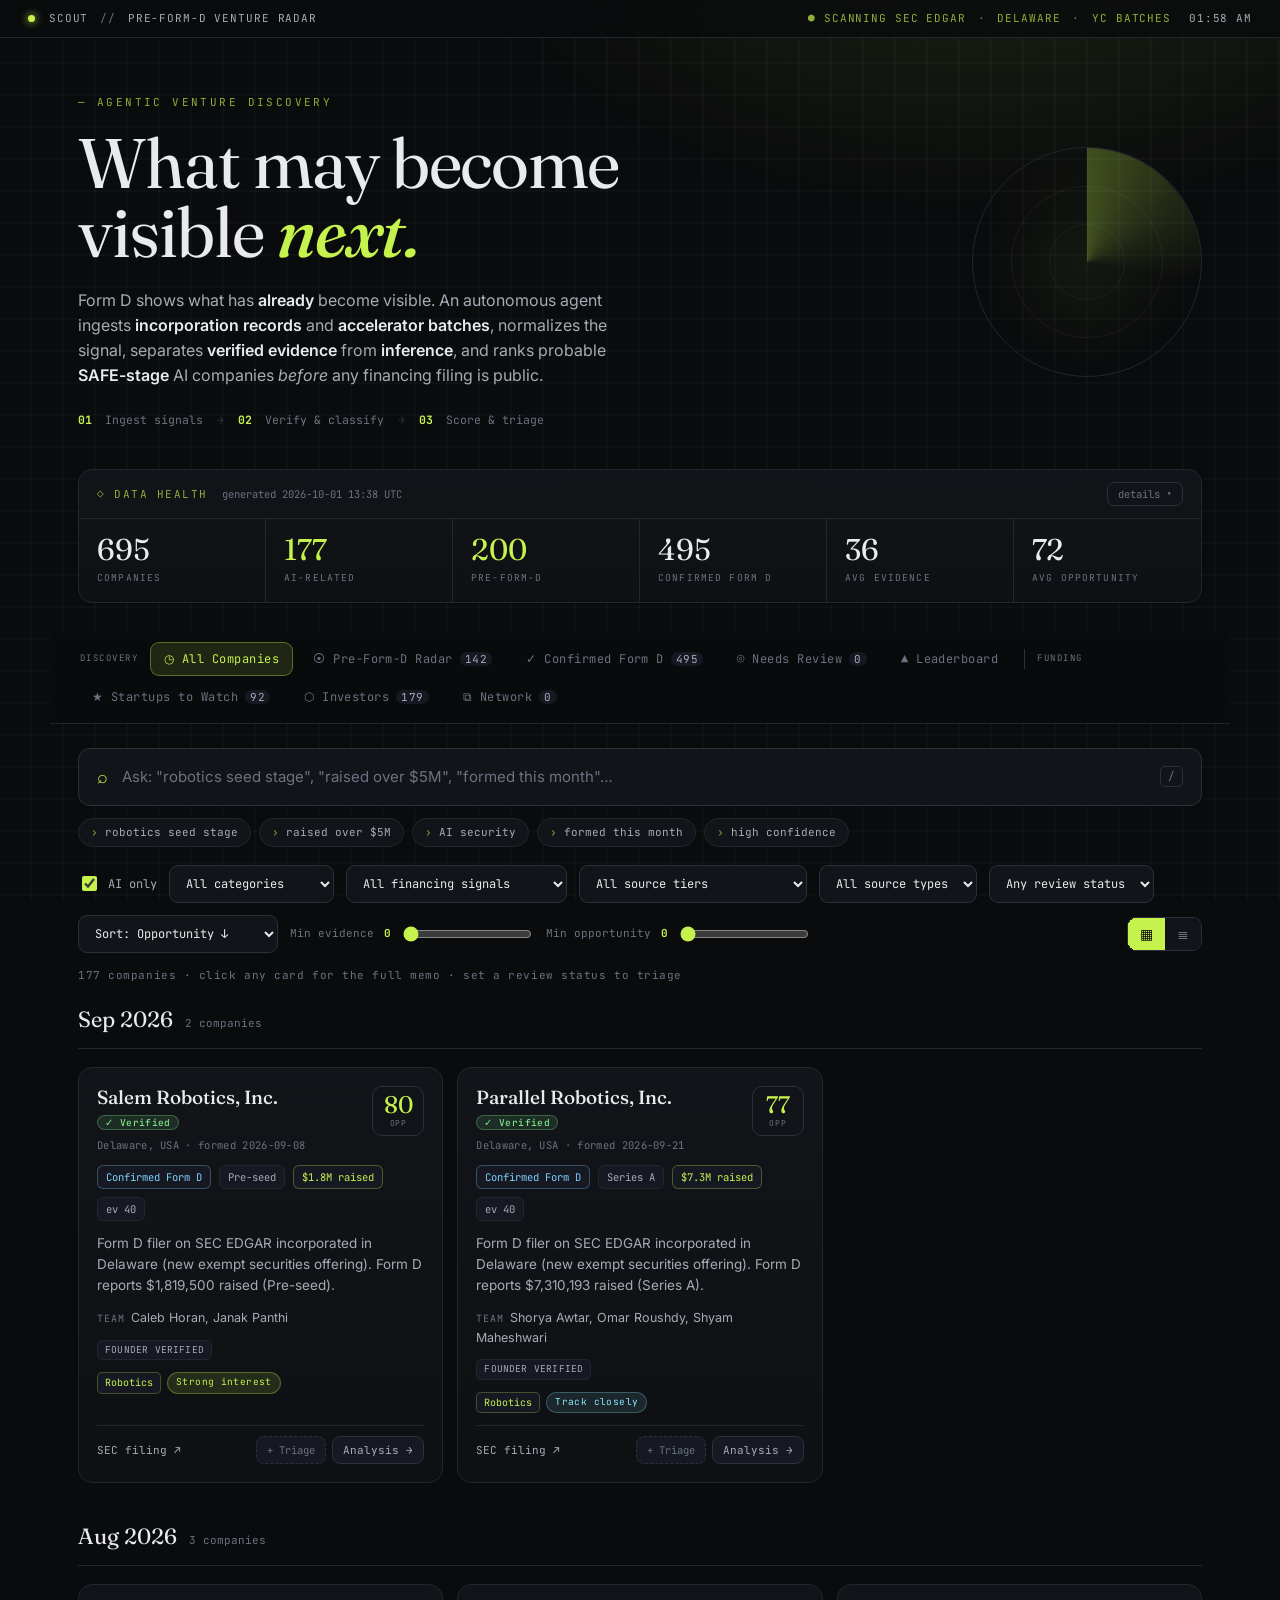
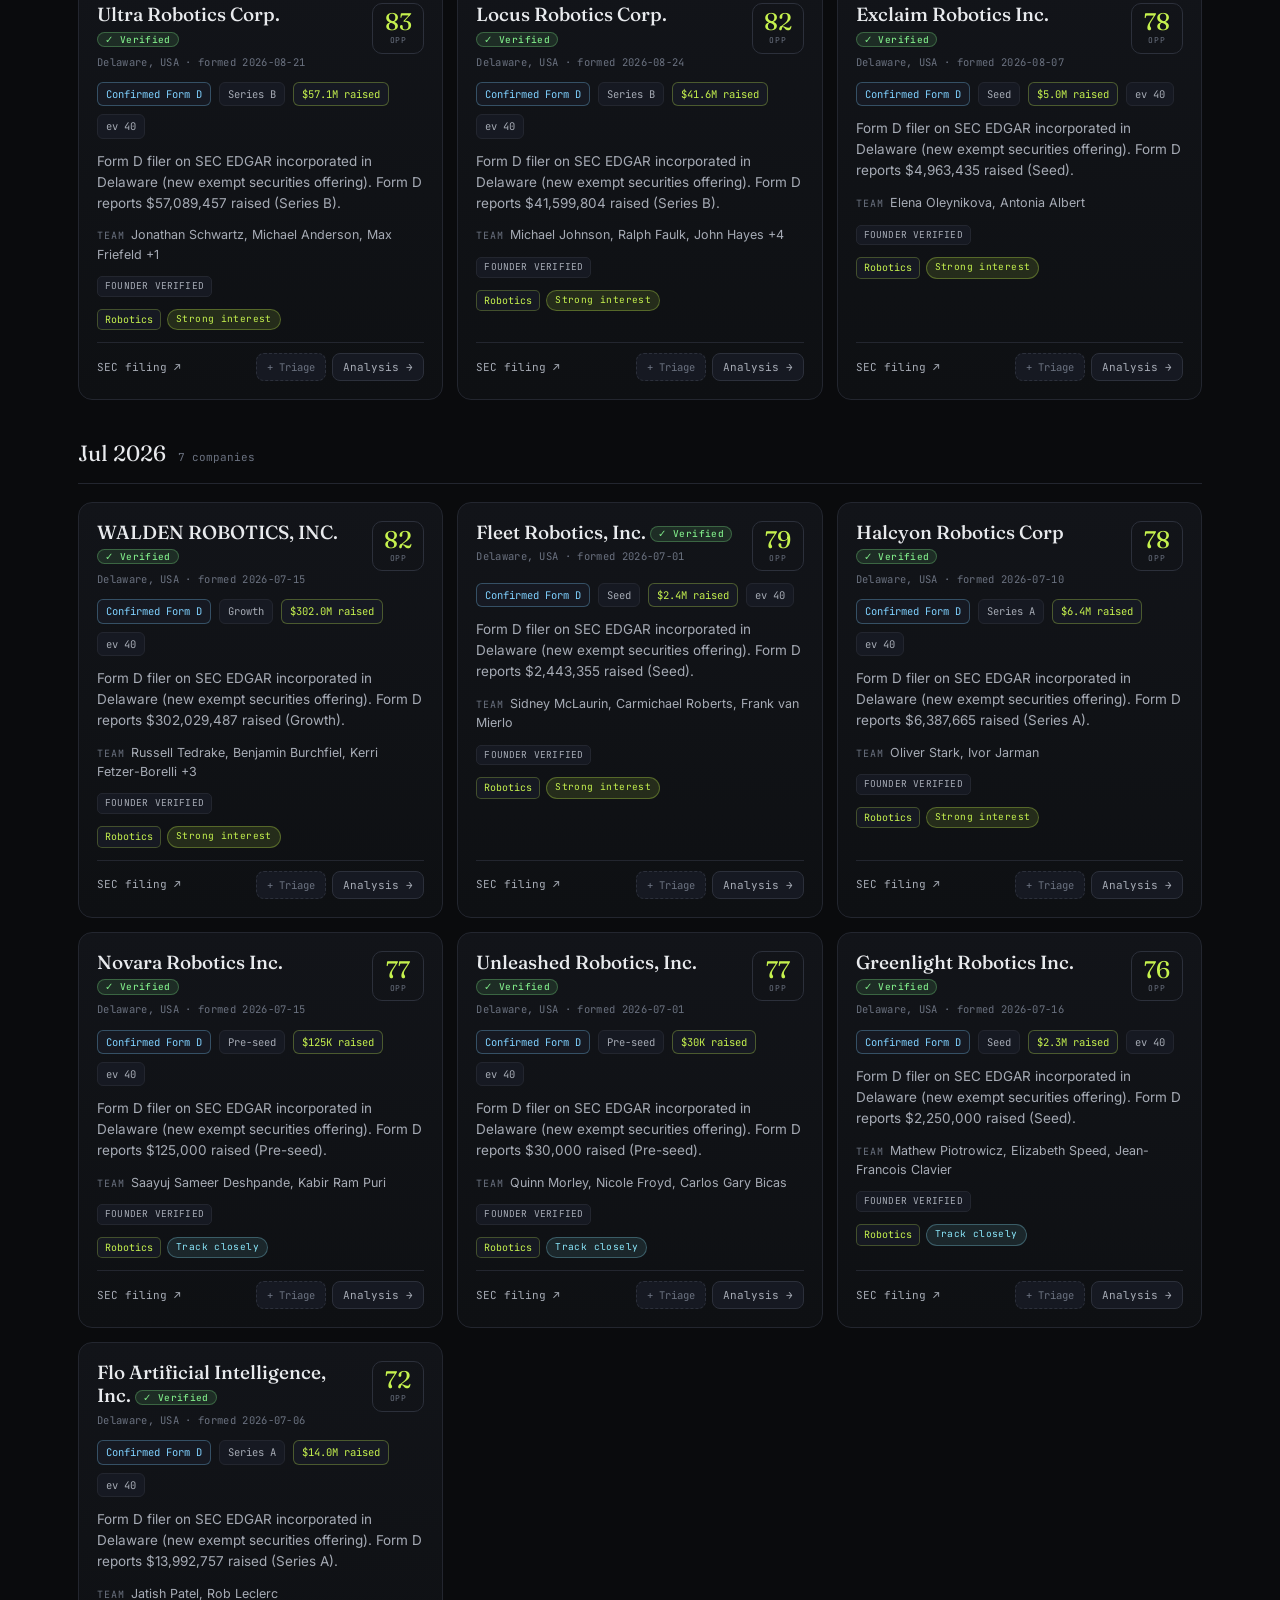
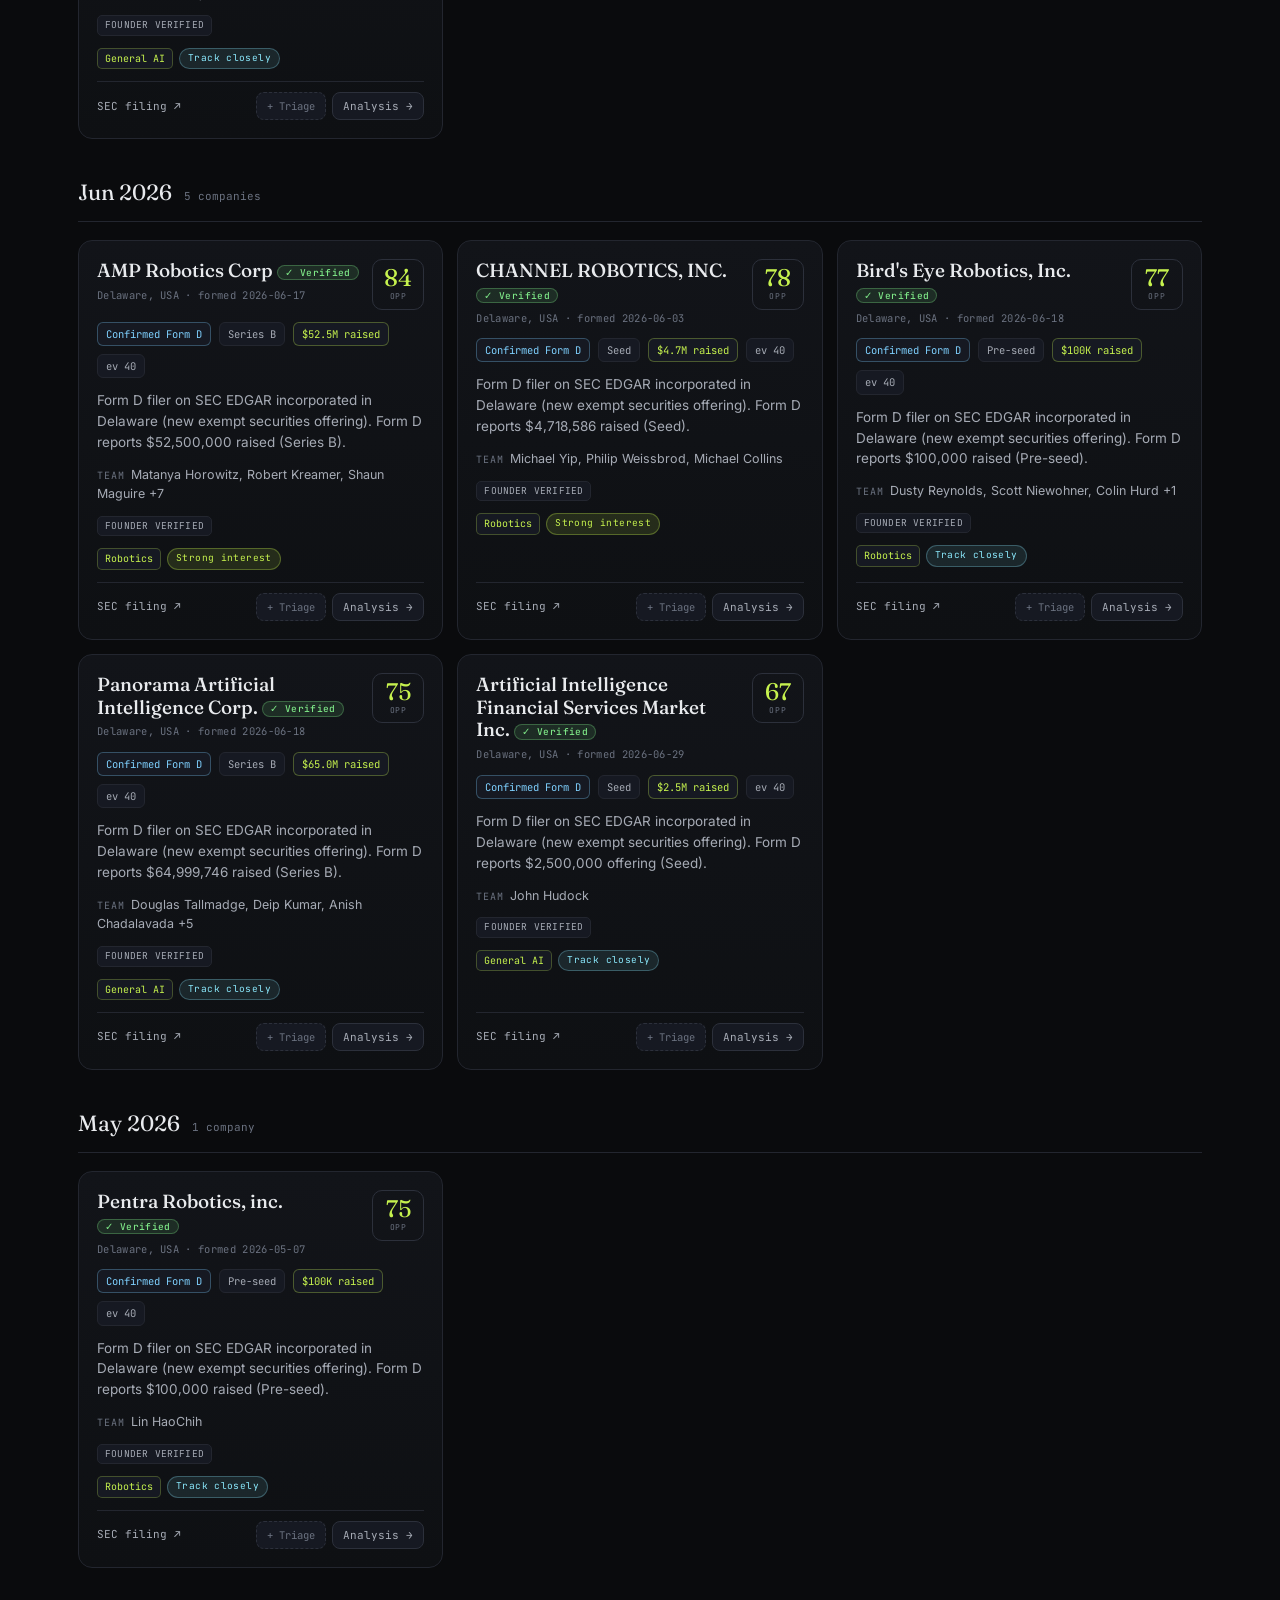
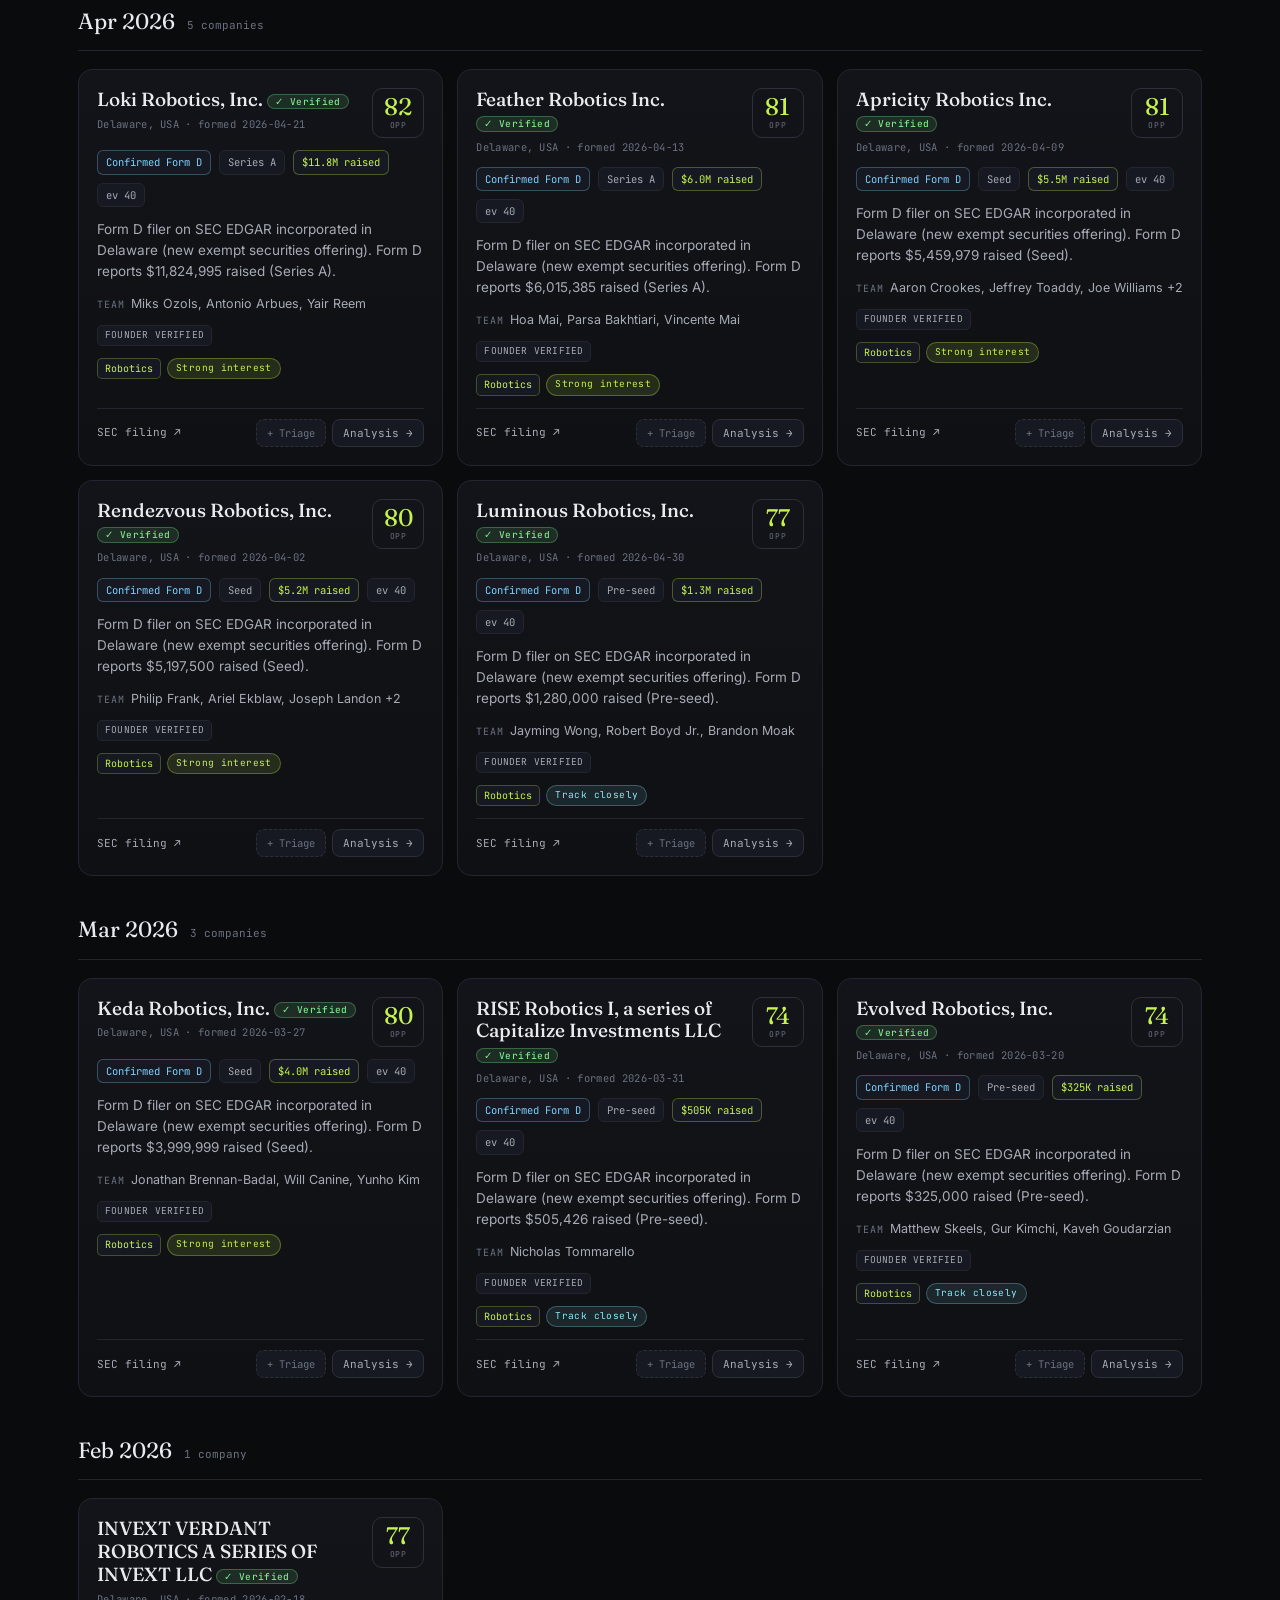
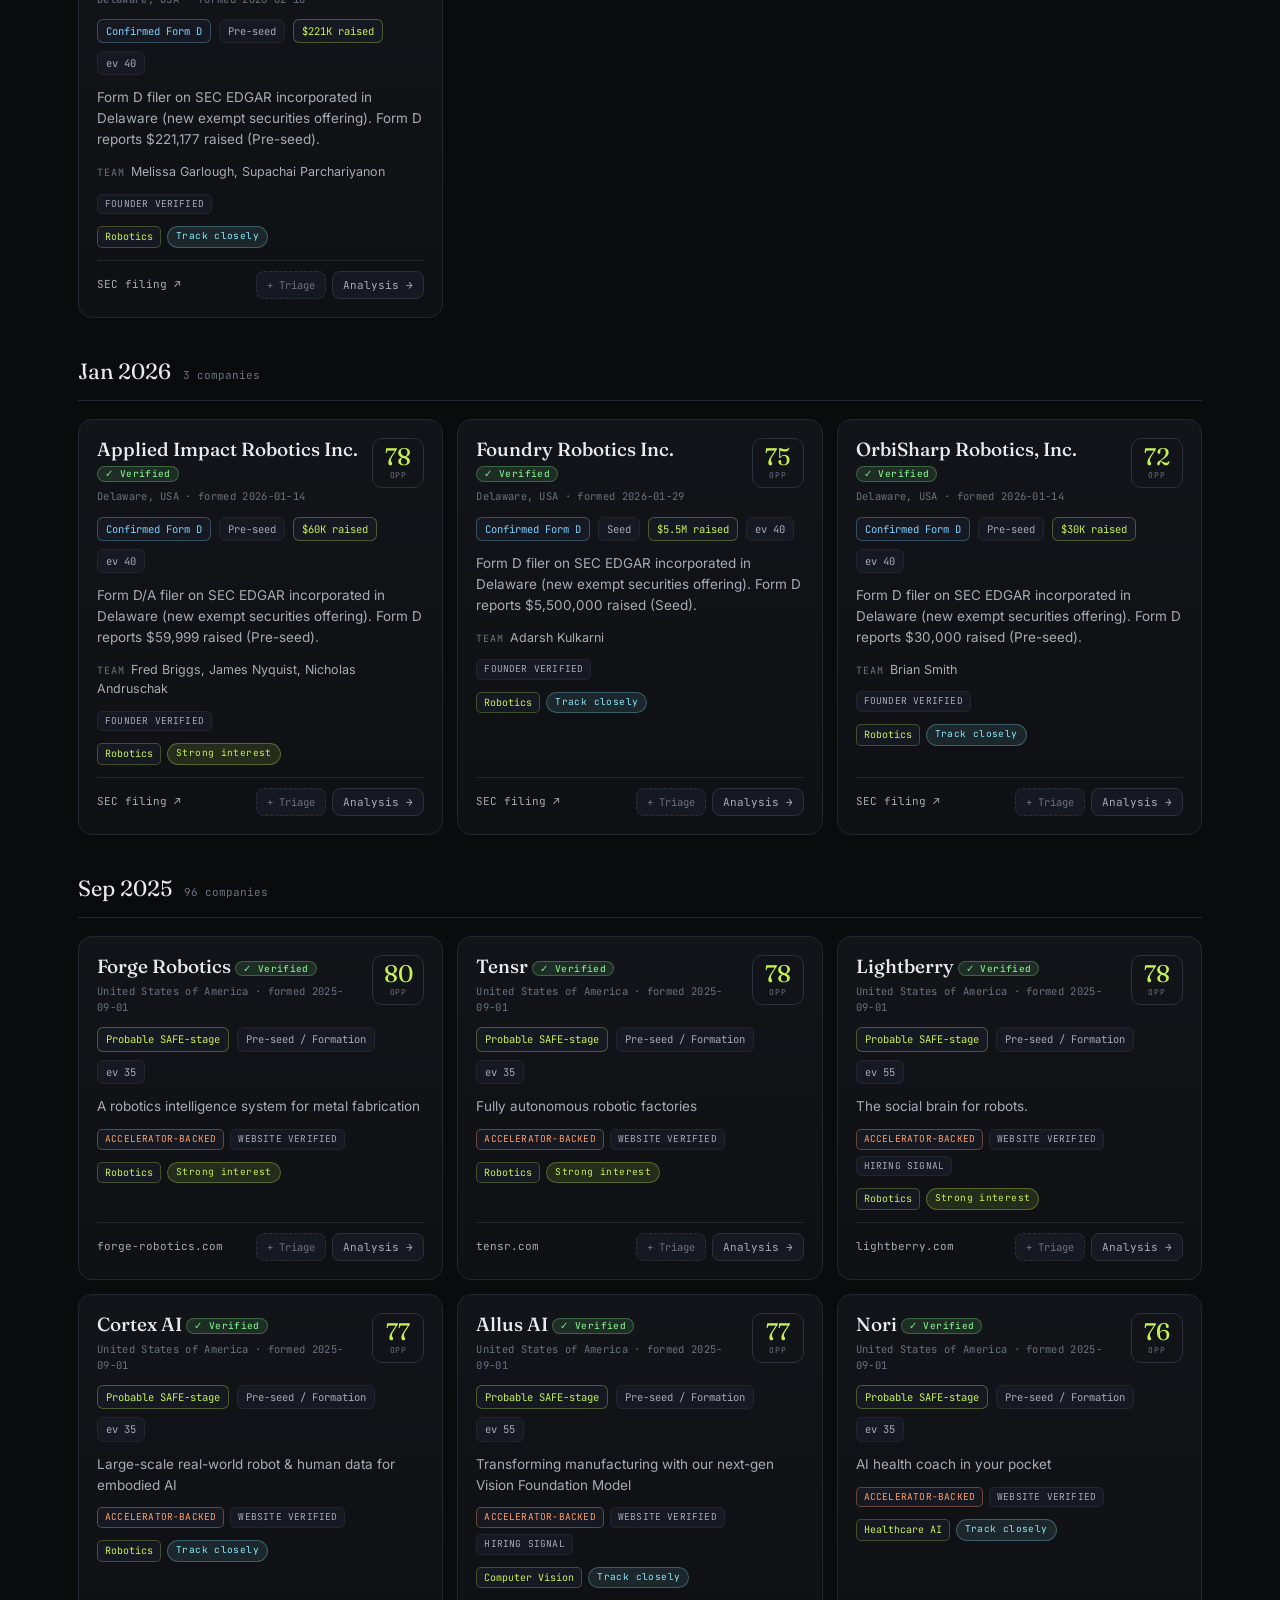
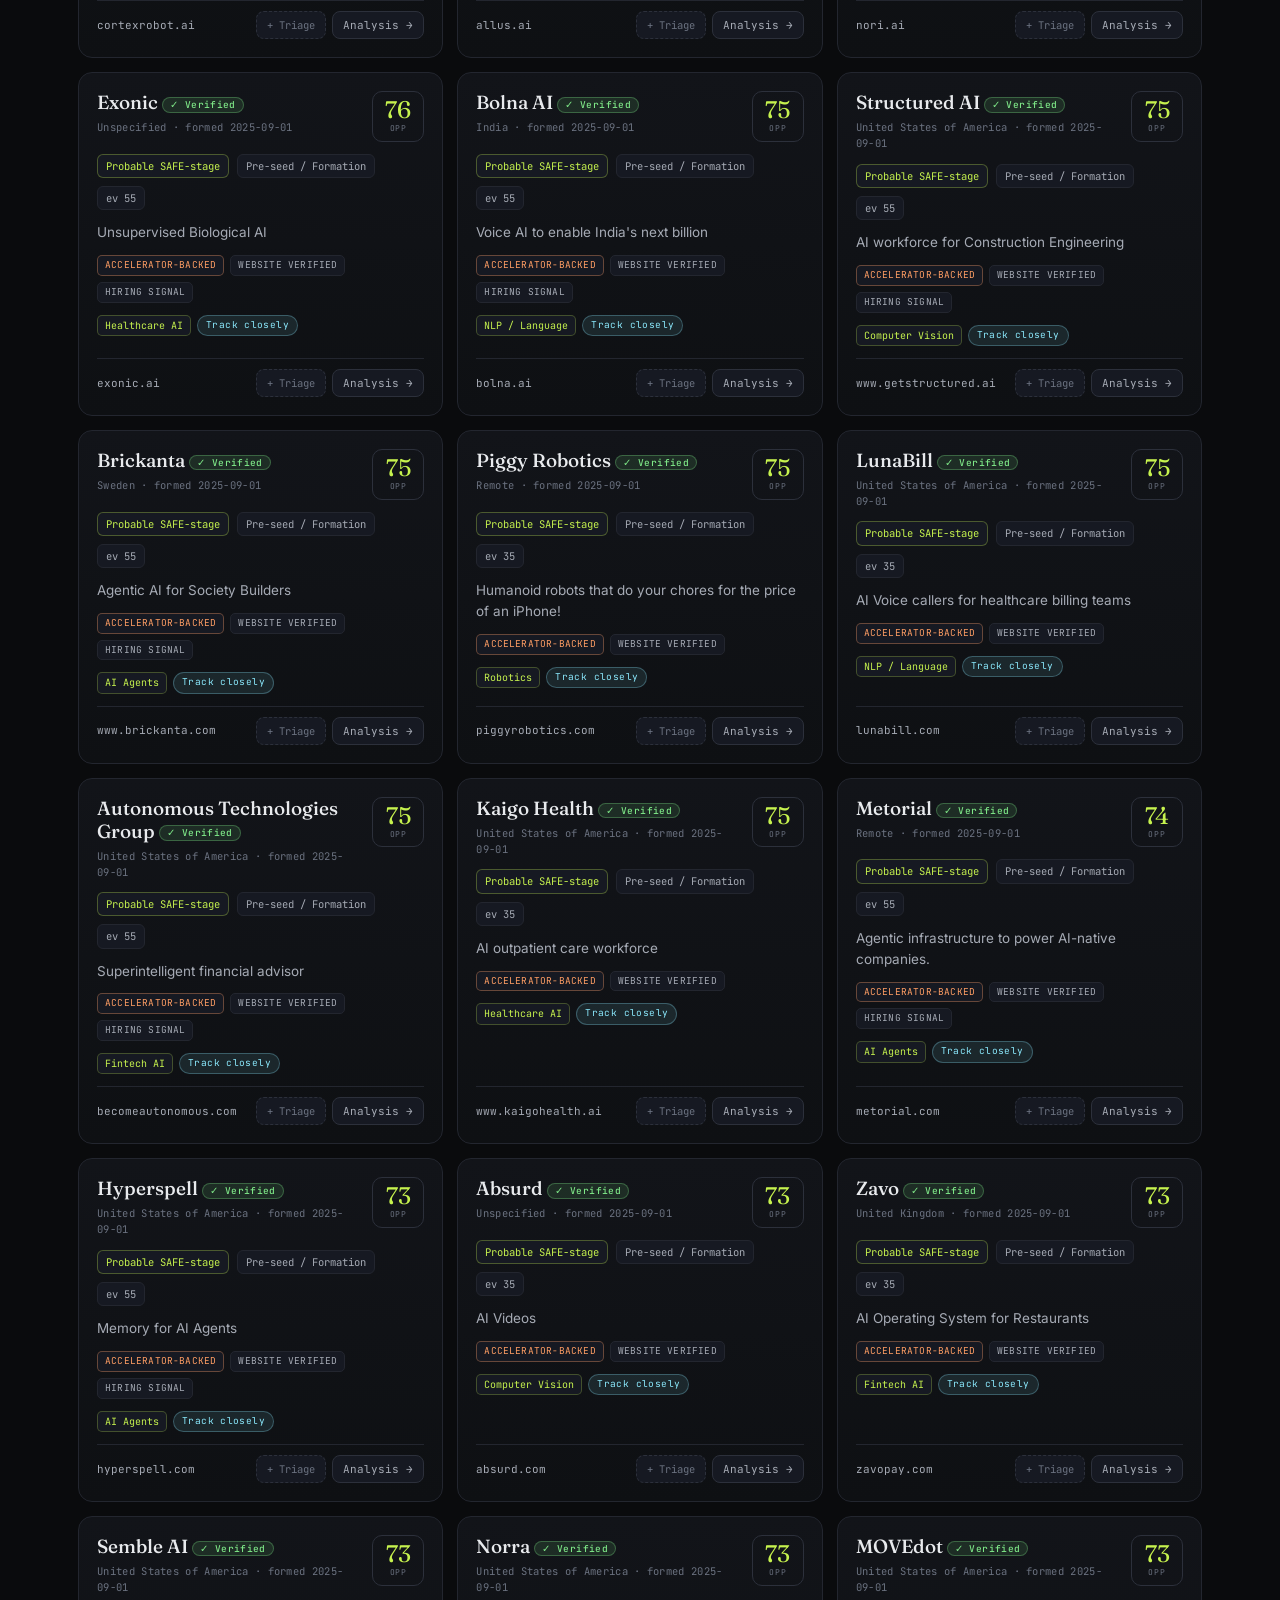
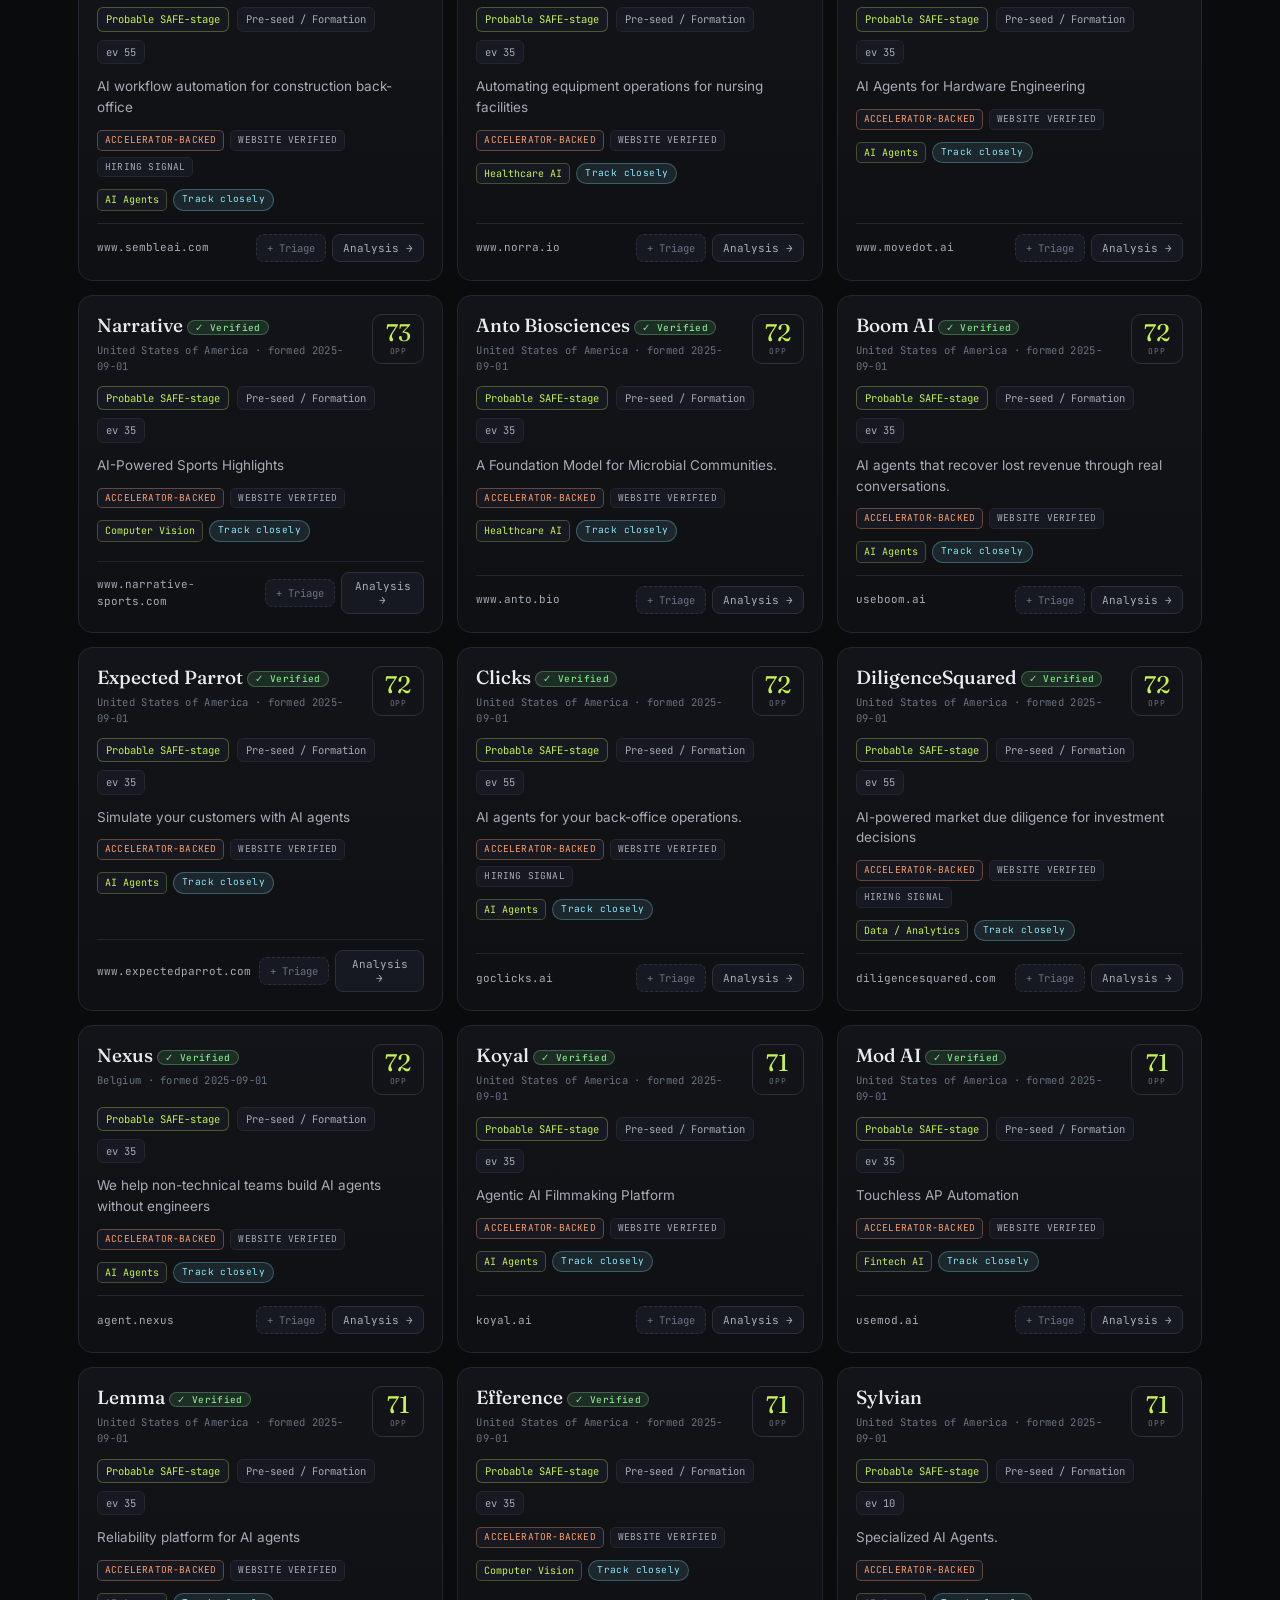
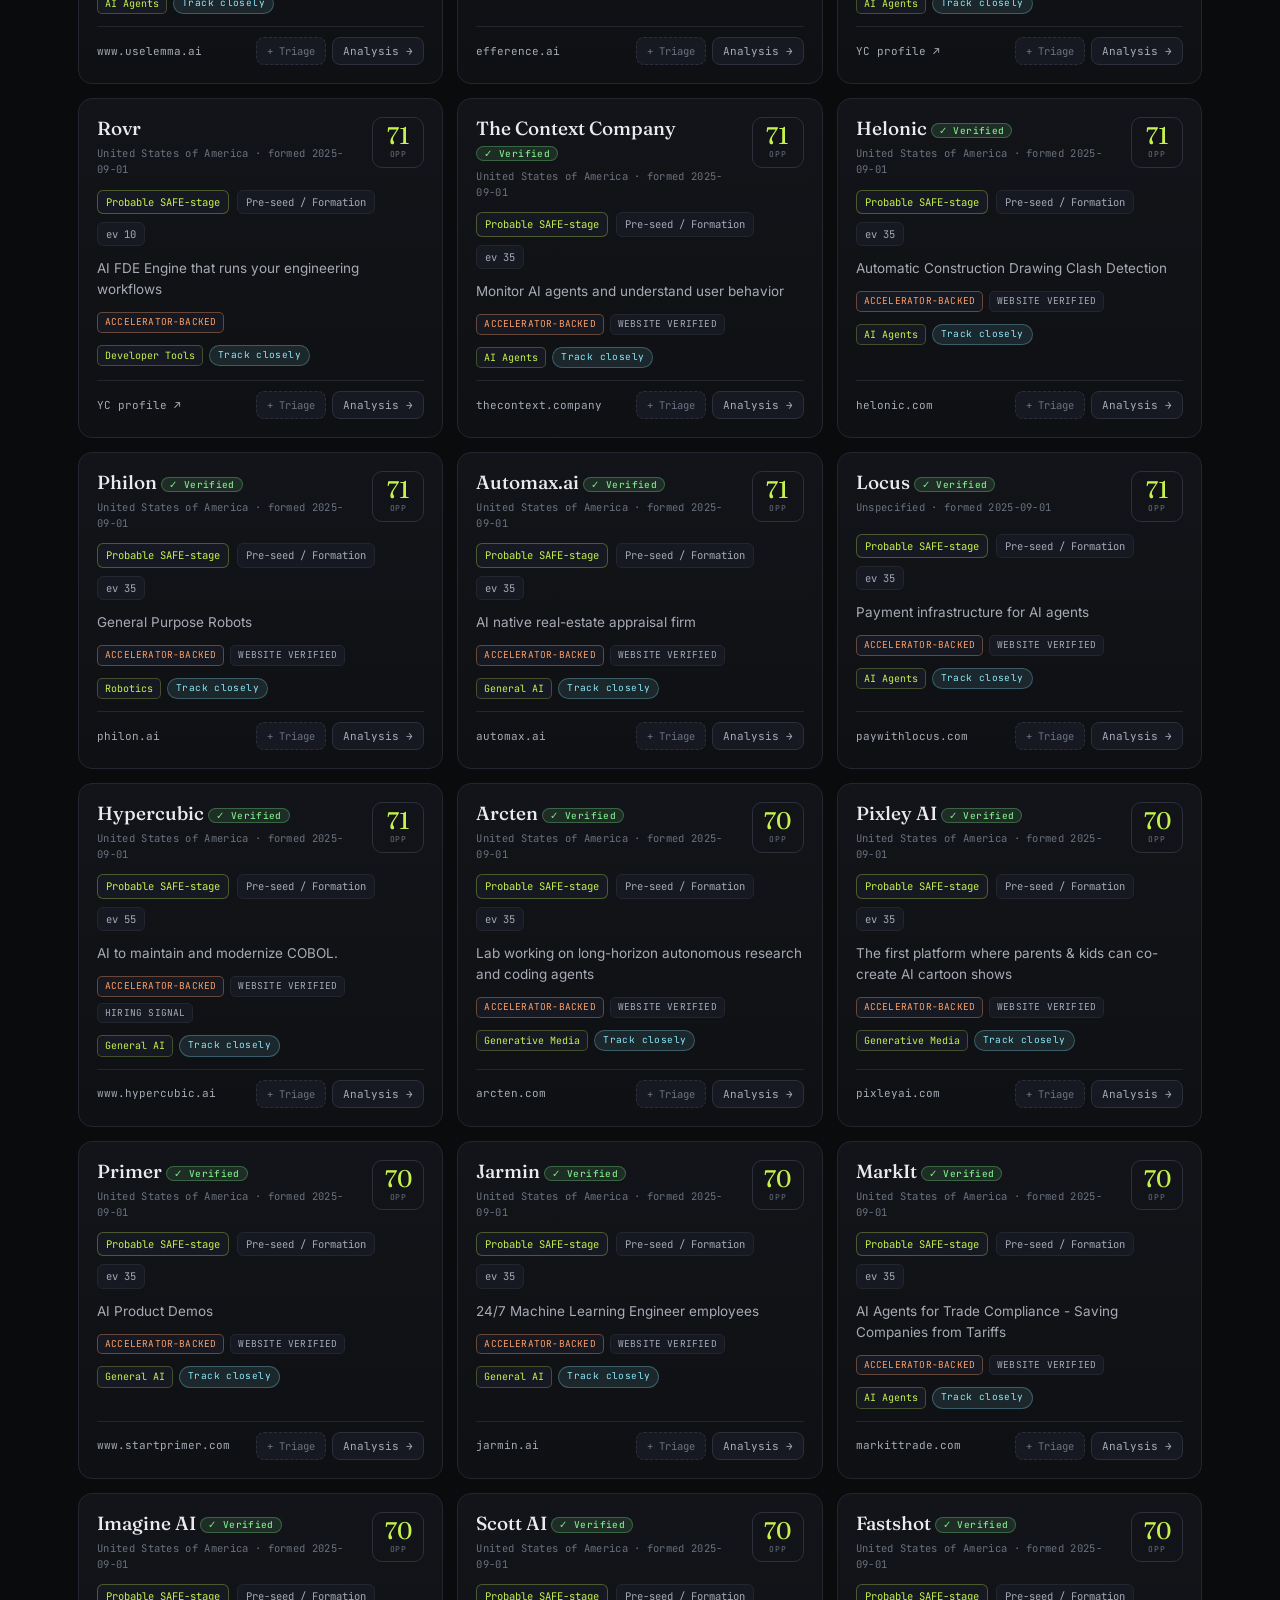
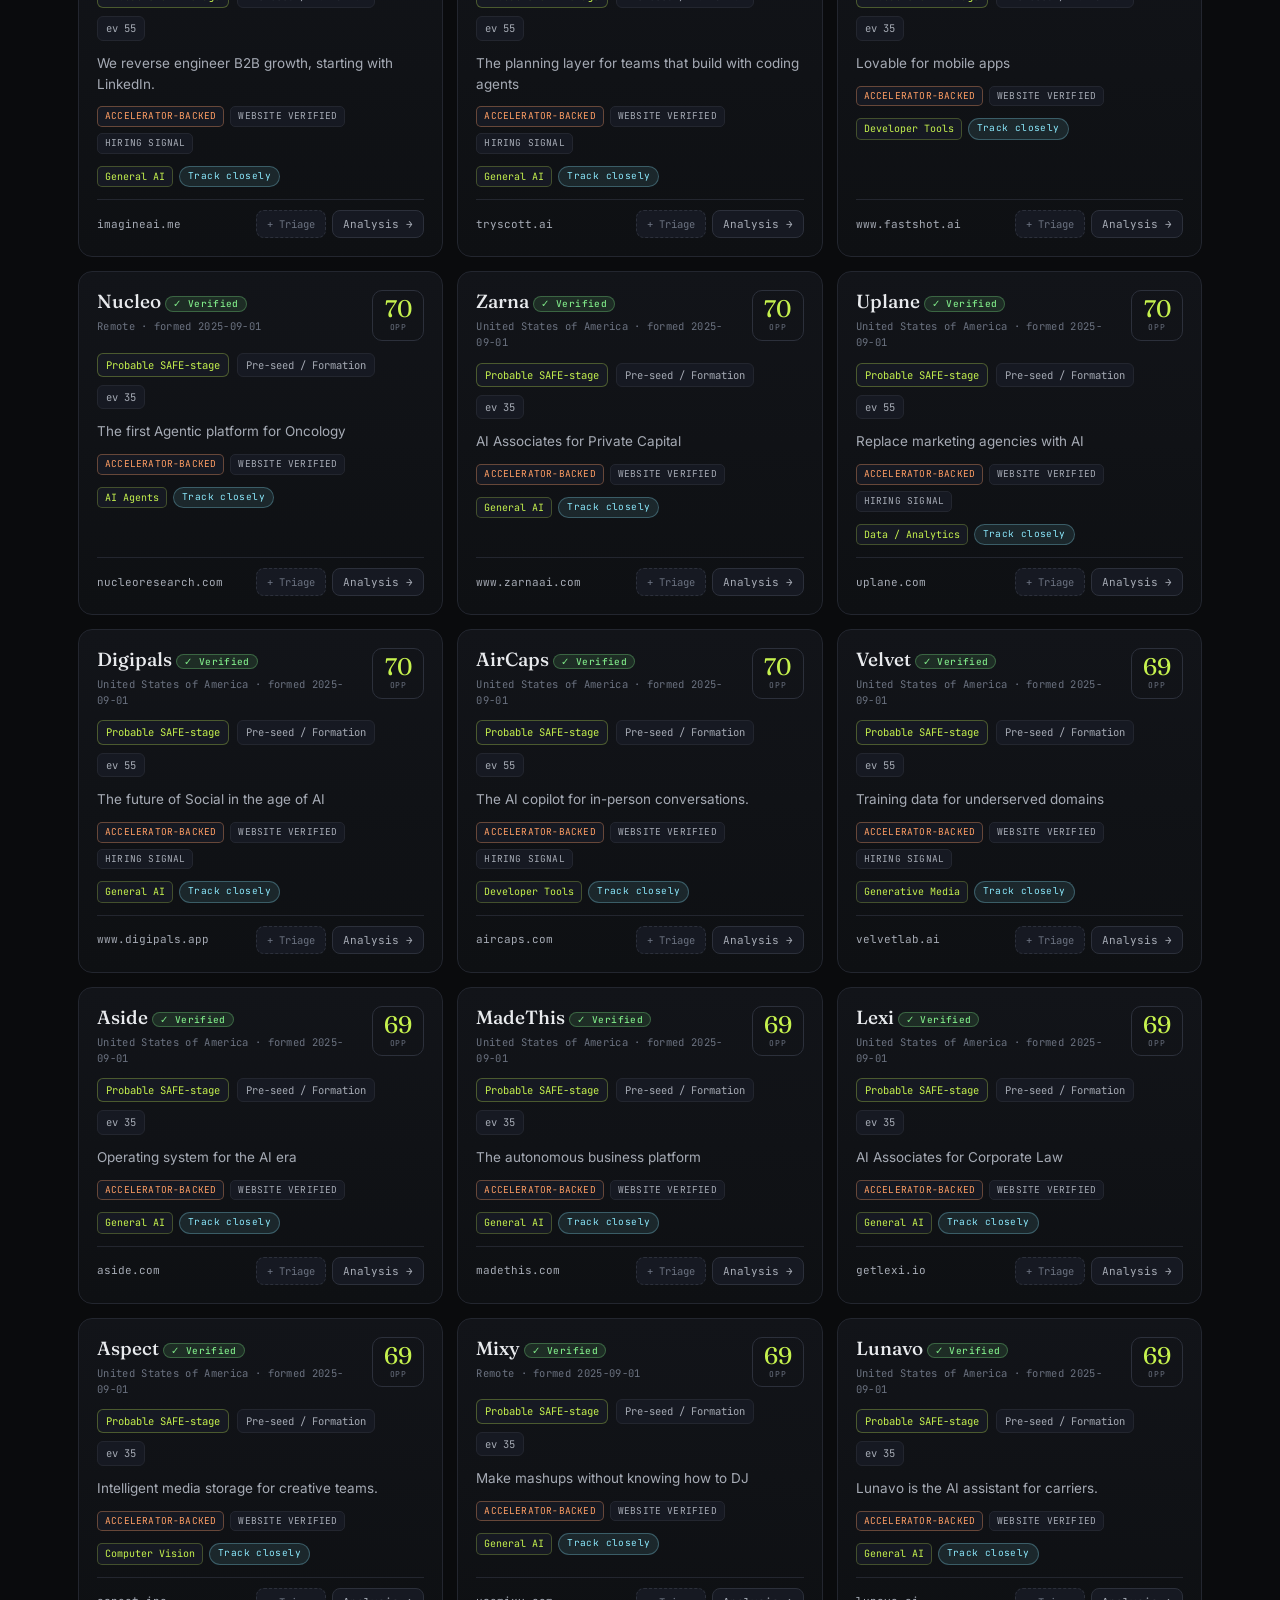
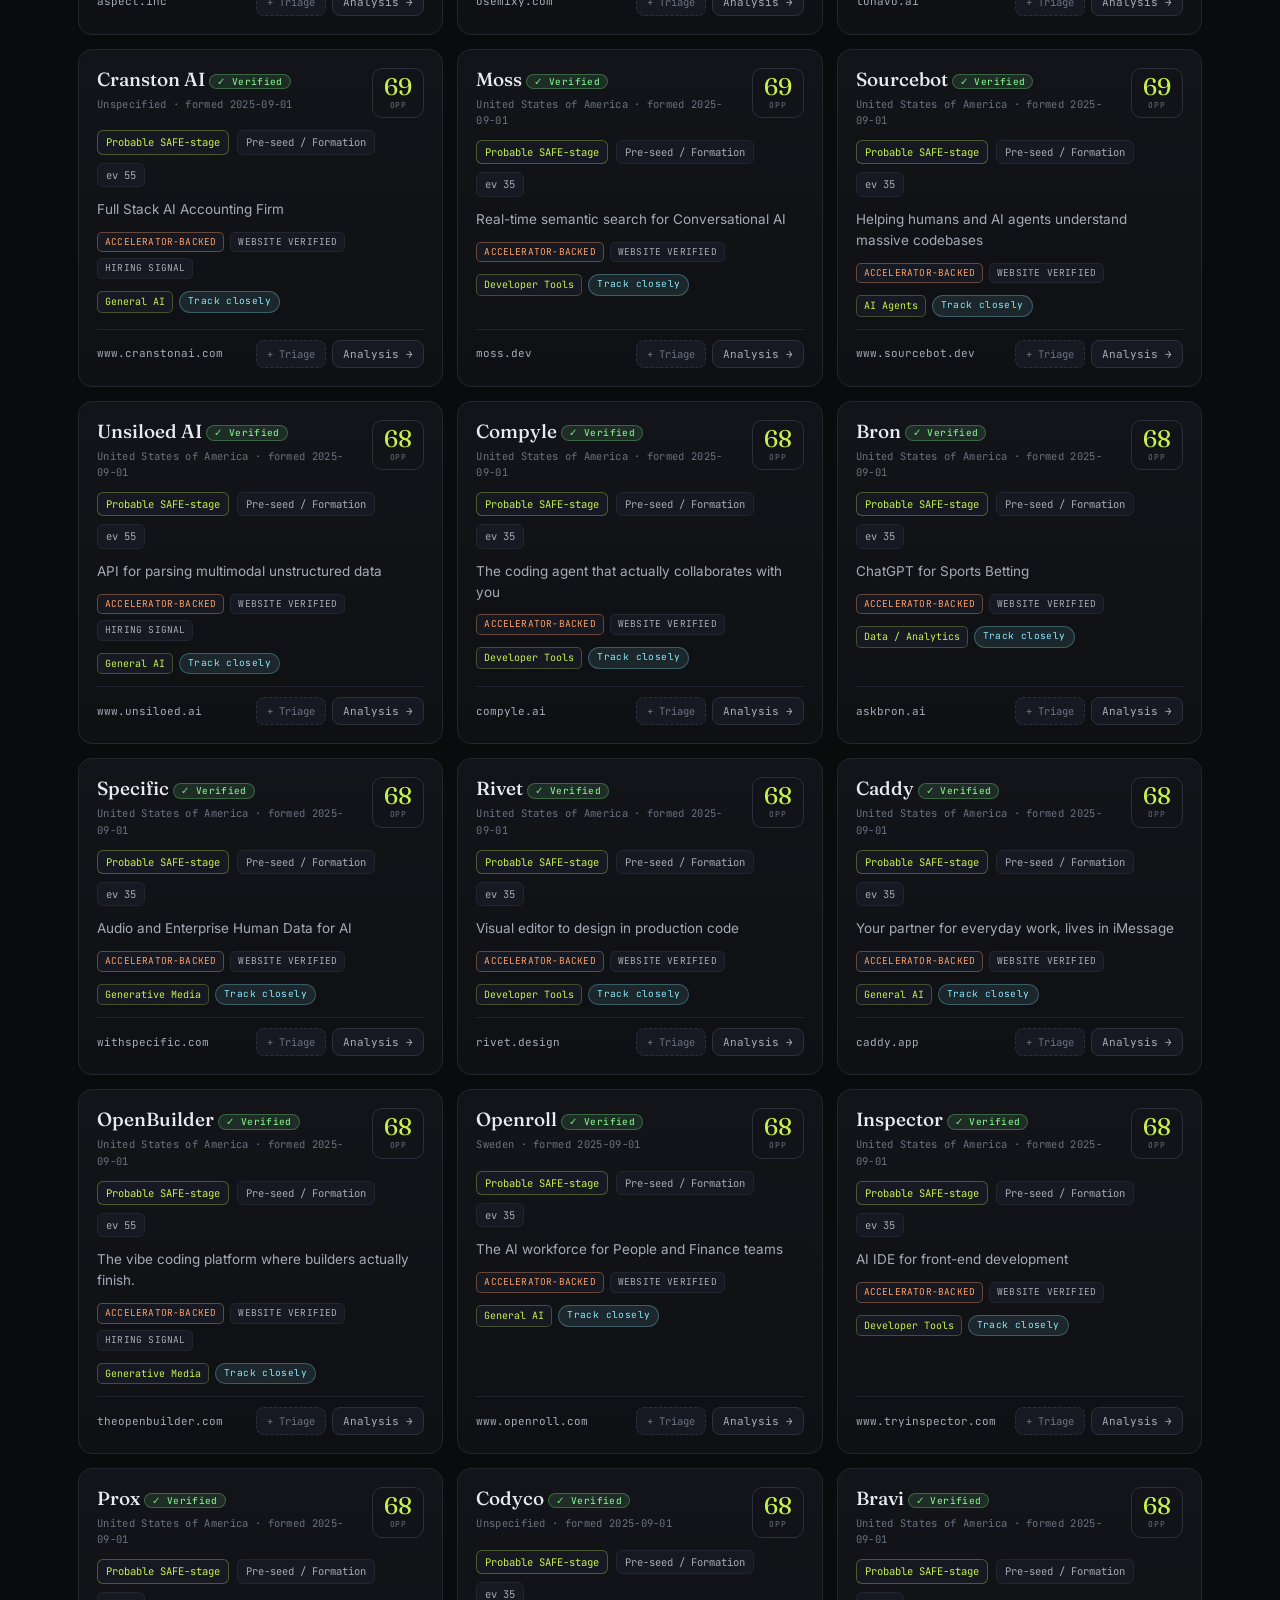
<file: index.html>
<!DOCTYPE html>
<html lang="en">
<head>
  <meta charset="UTF-8" />
  <meta http-equiv="refresh" content="0; url=./dashboard/" />
  <link rel="canonical" href="./dashboard/" />
  <title>SCOUT — Pre-Form-D Venture Radar</title>
  <script>window.location.replace("./dashboard/");</script>
</head>
<body>
  <p>Redirecting to the <a href="./dashboard/">SCOUT Pre-Form-D Venture Radar</a>…</p>
</body>
</html>
</file>
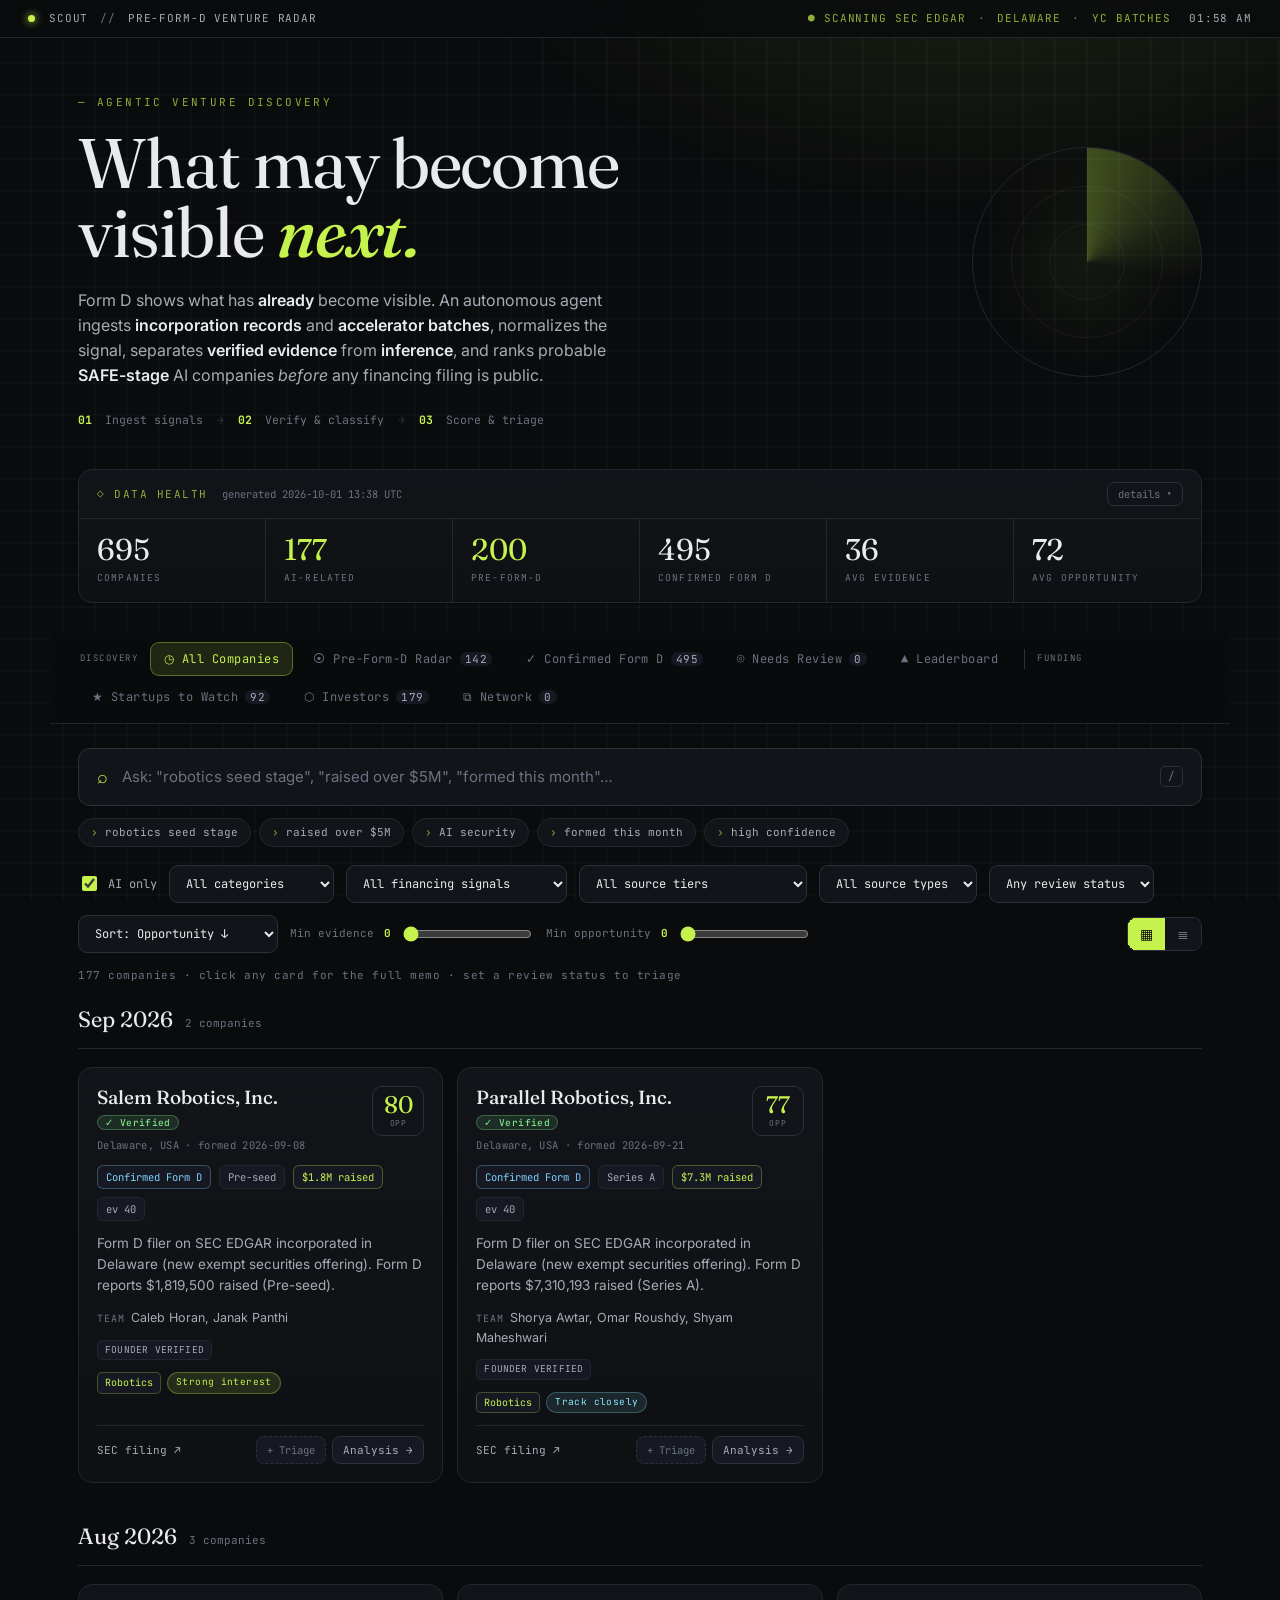
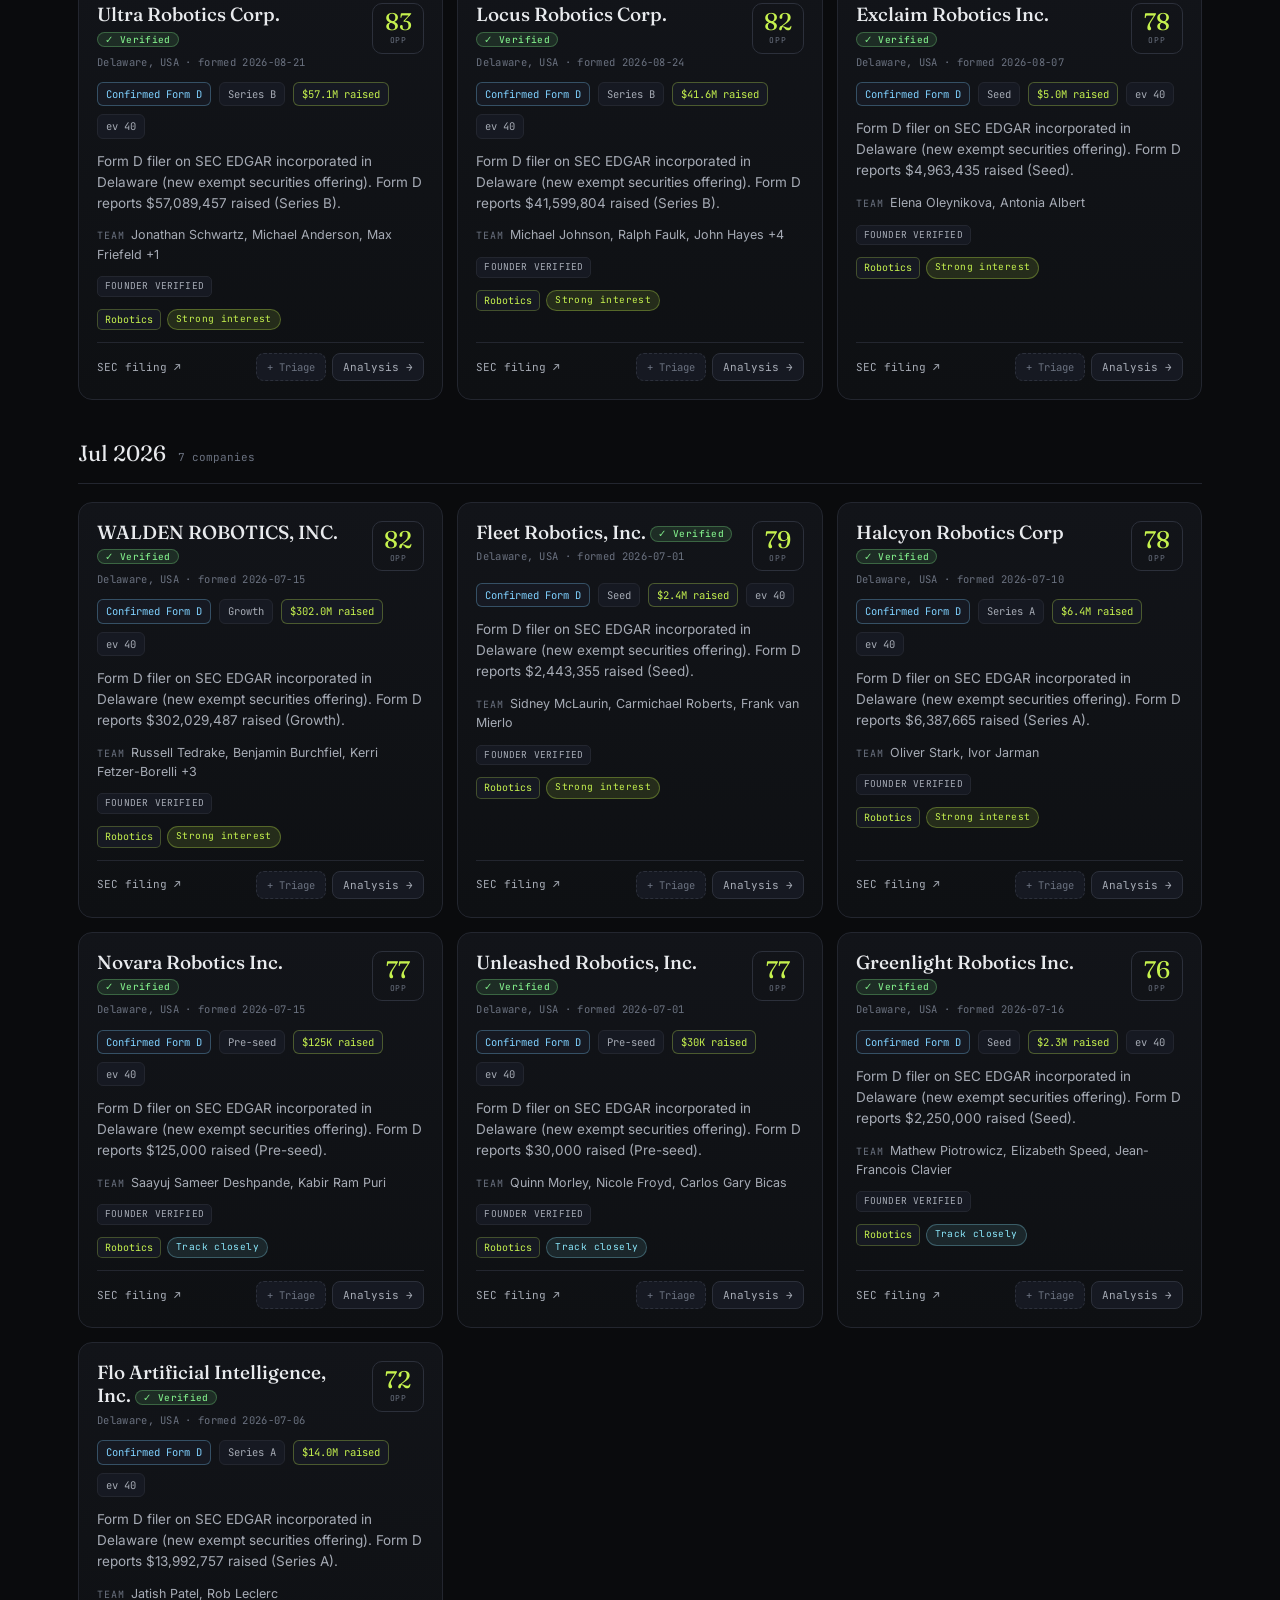
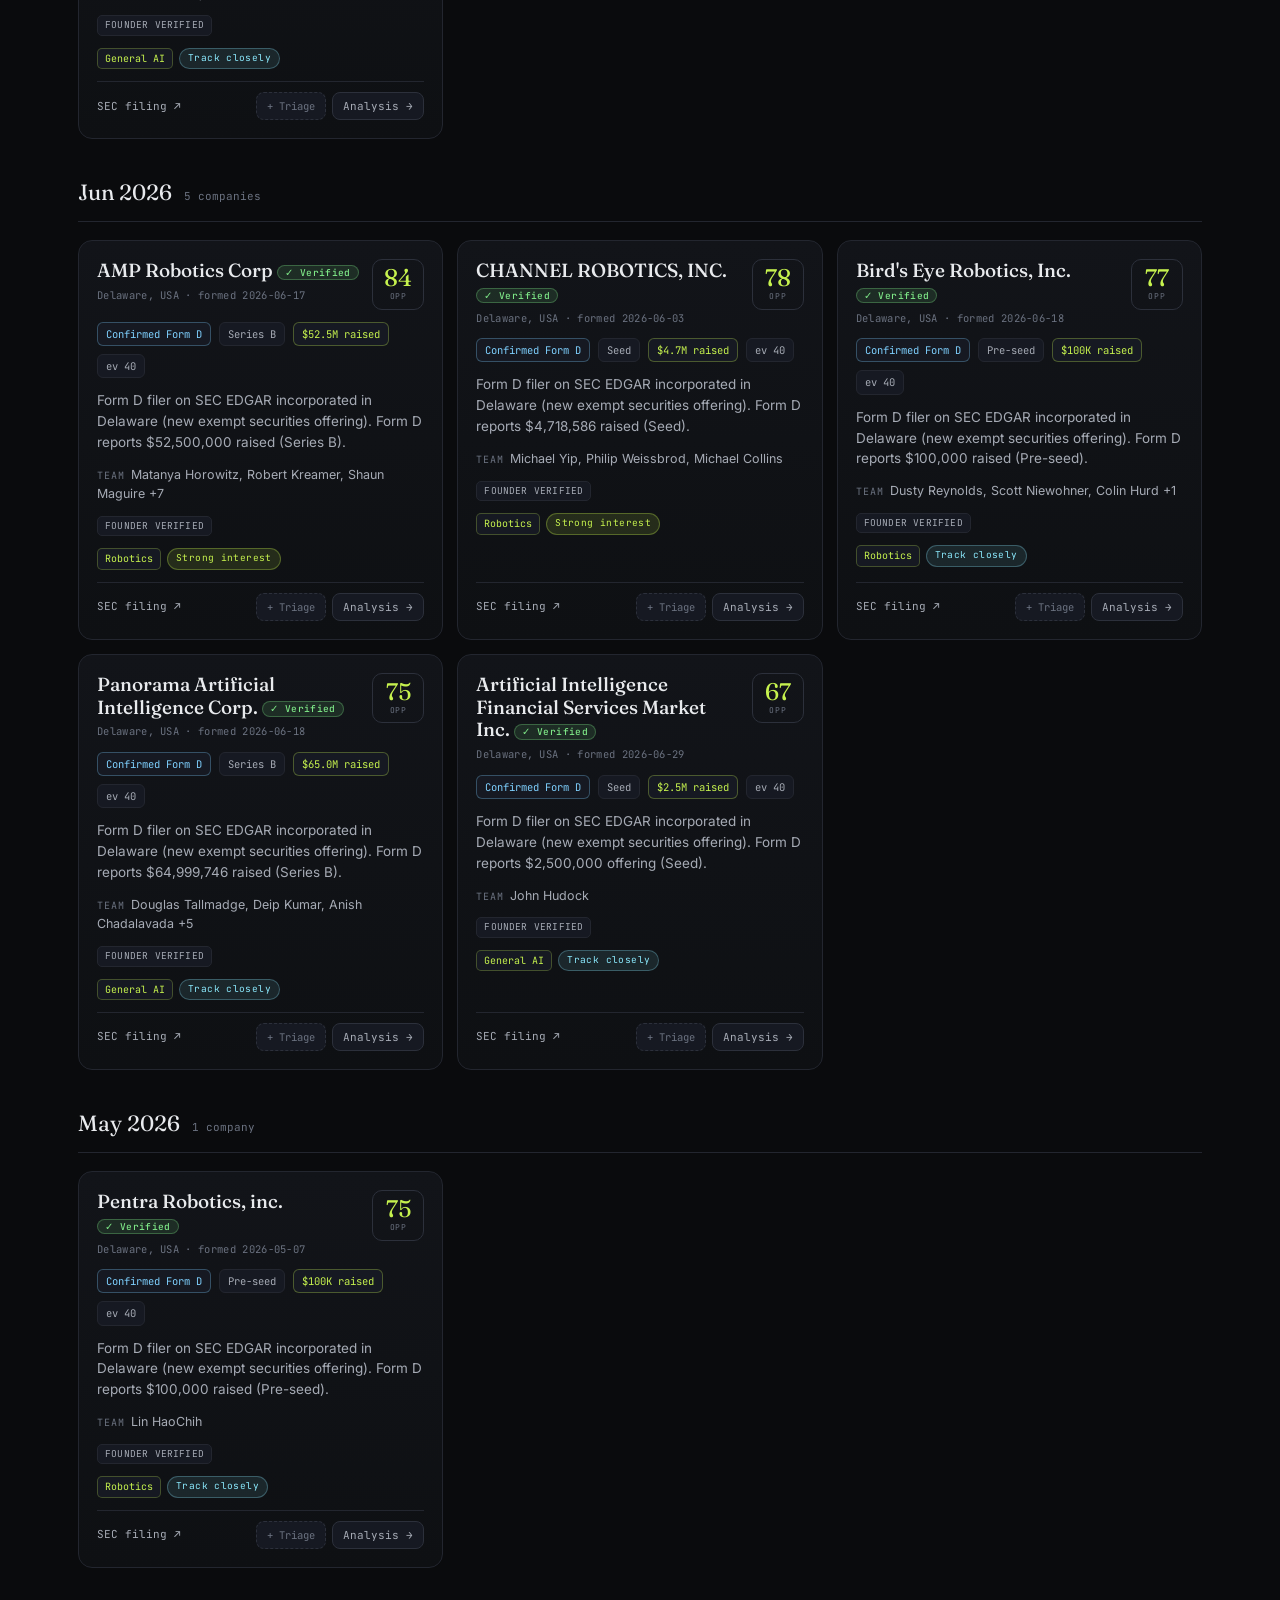
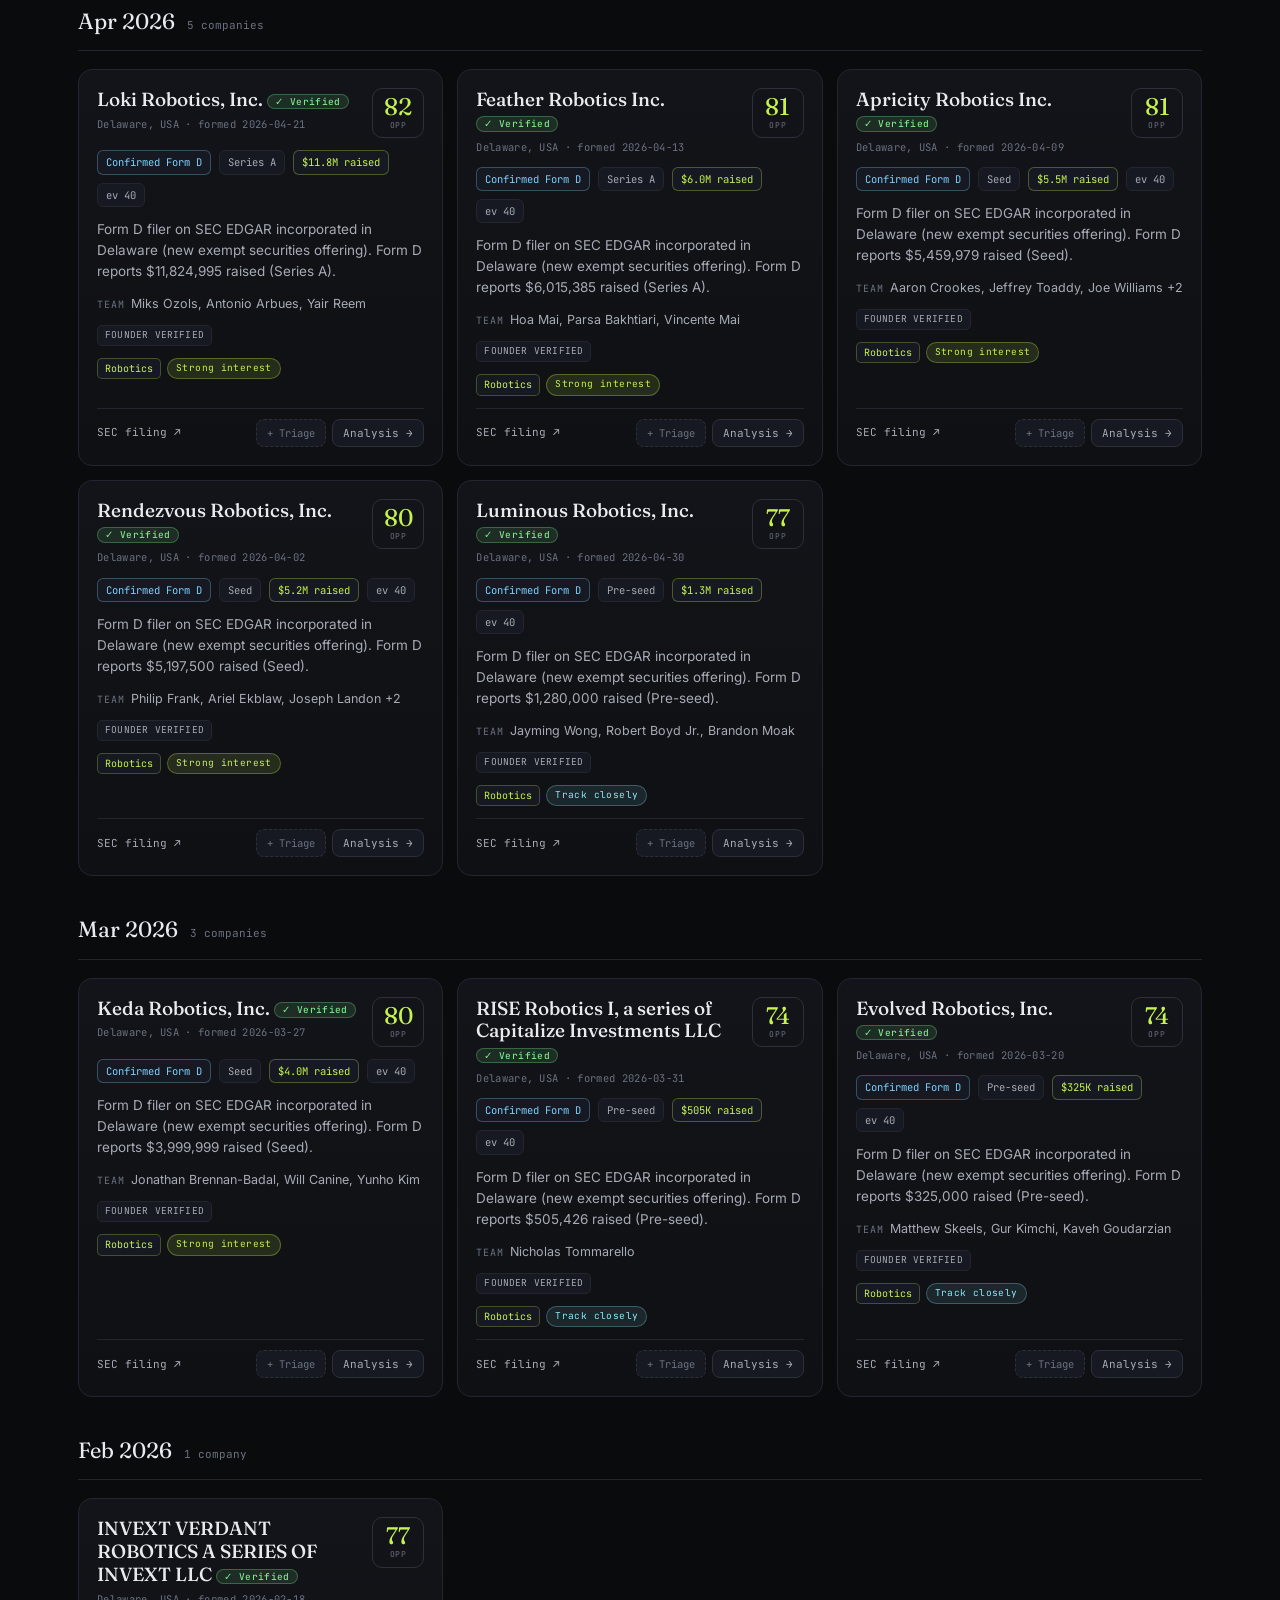
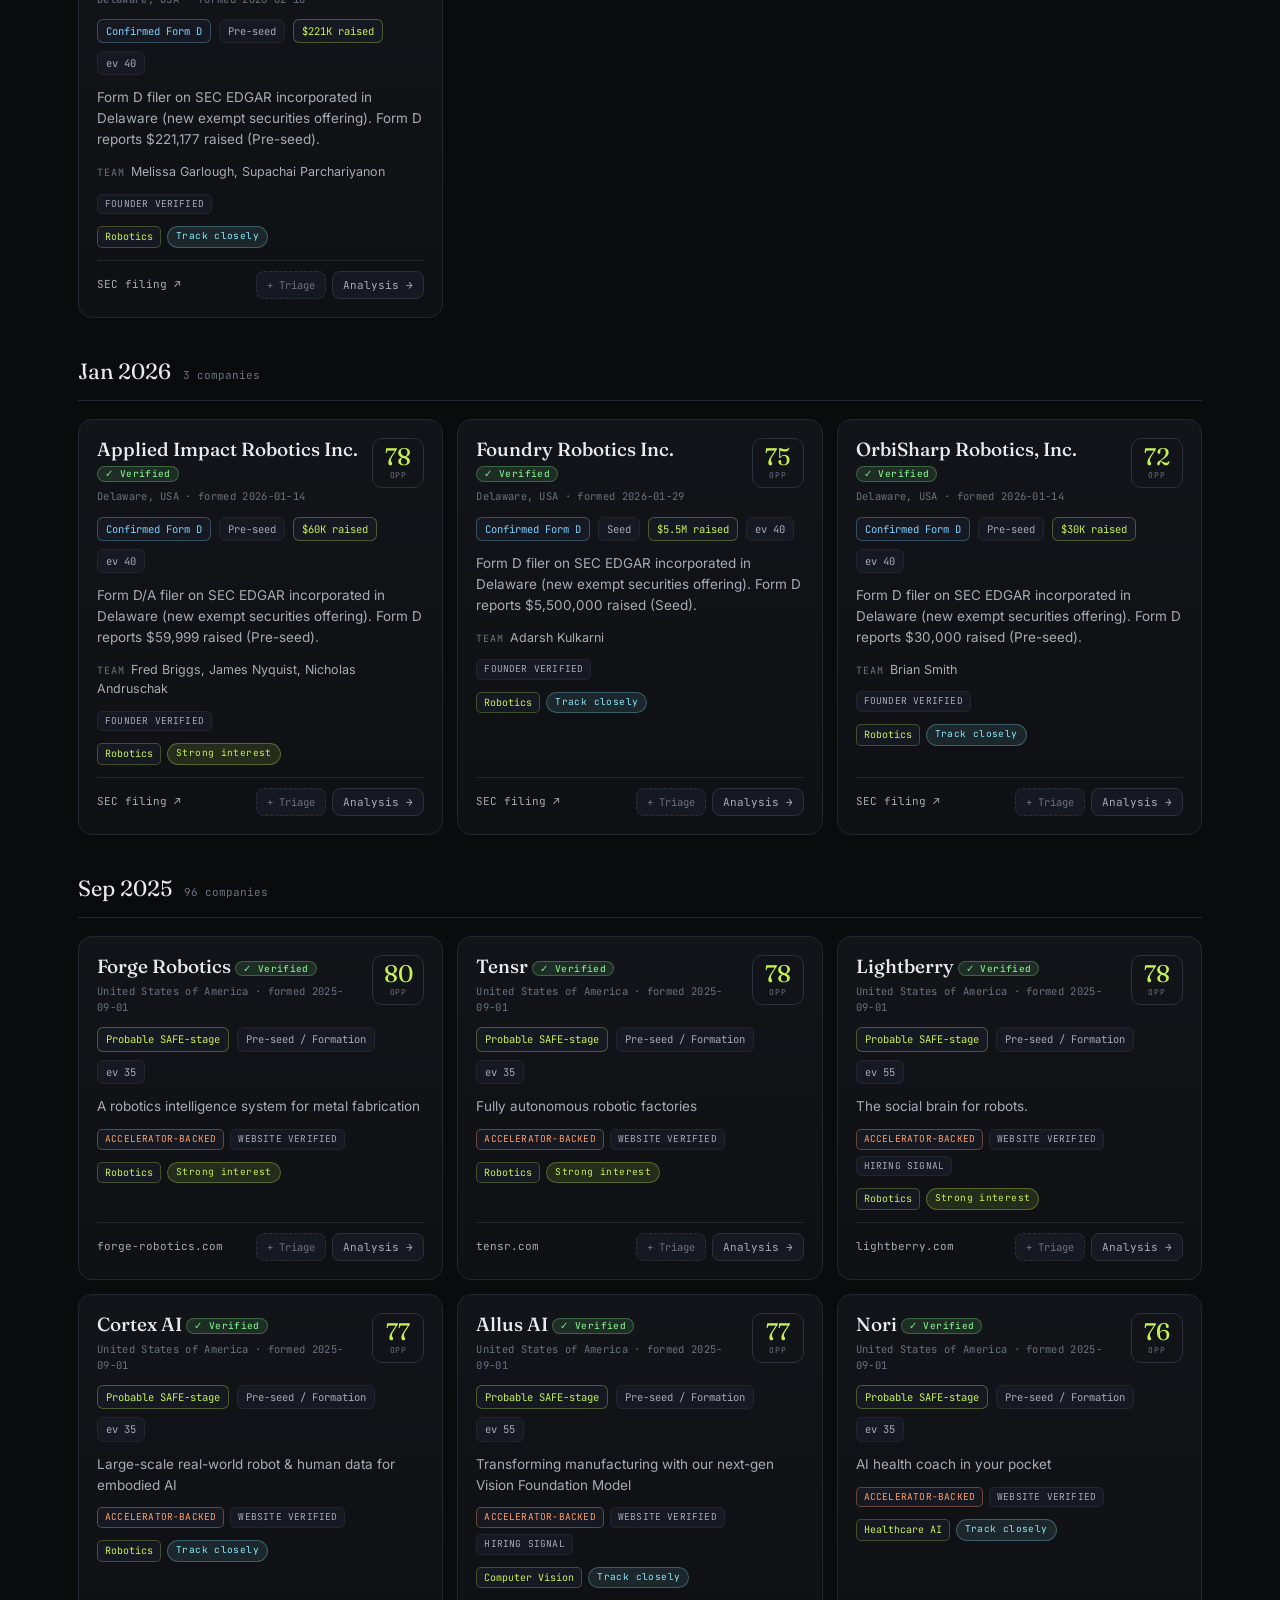
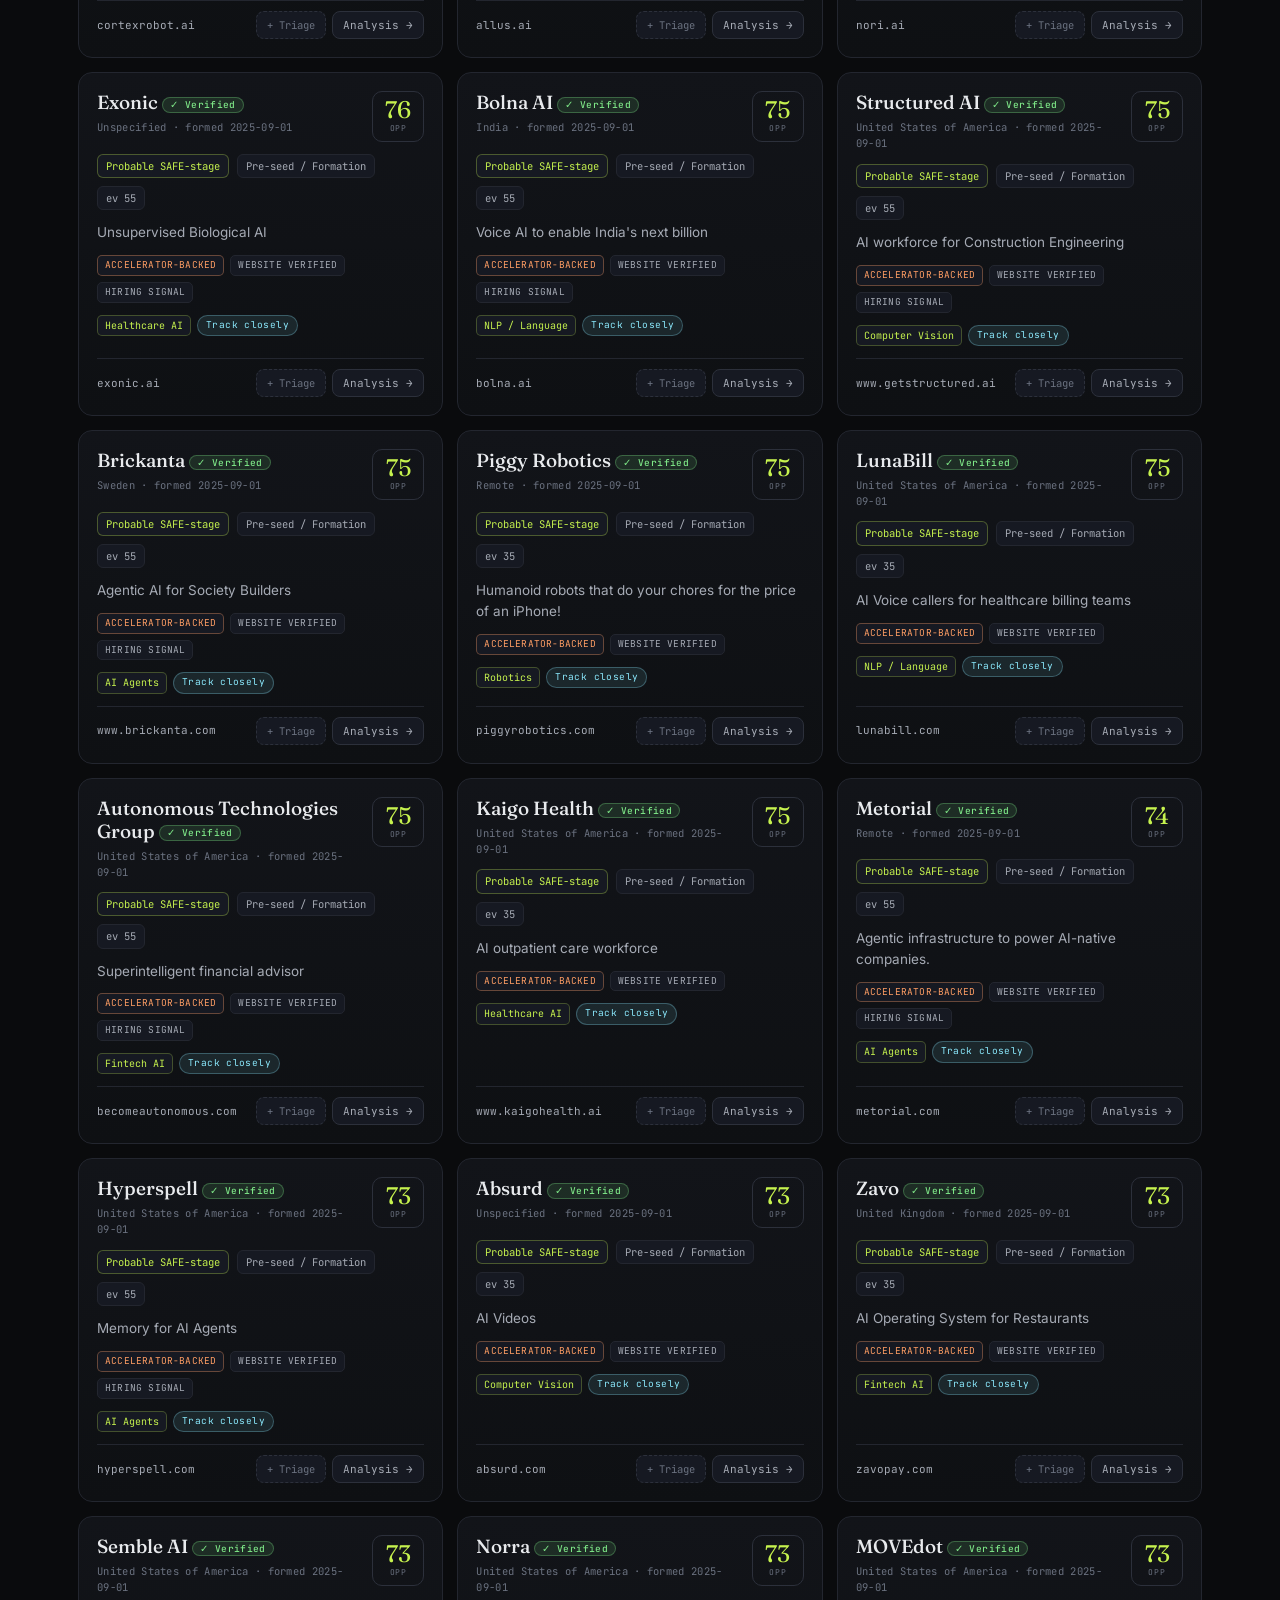
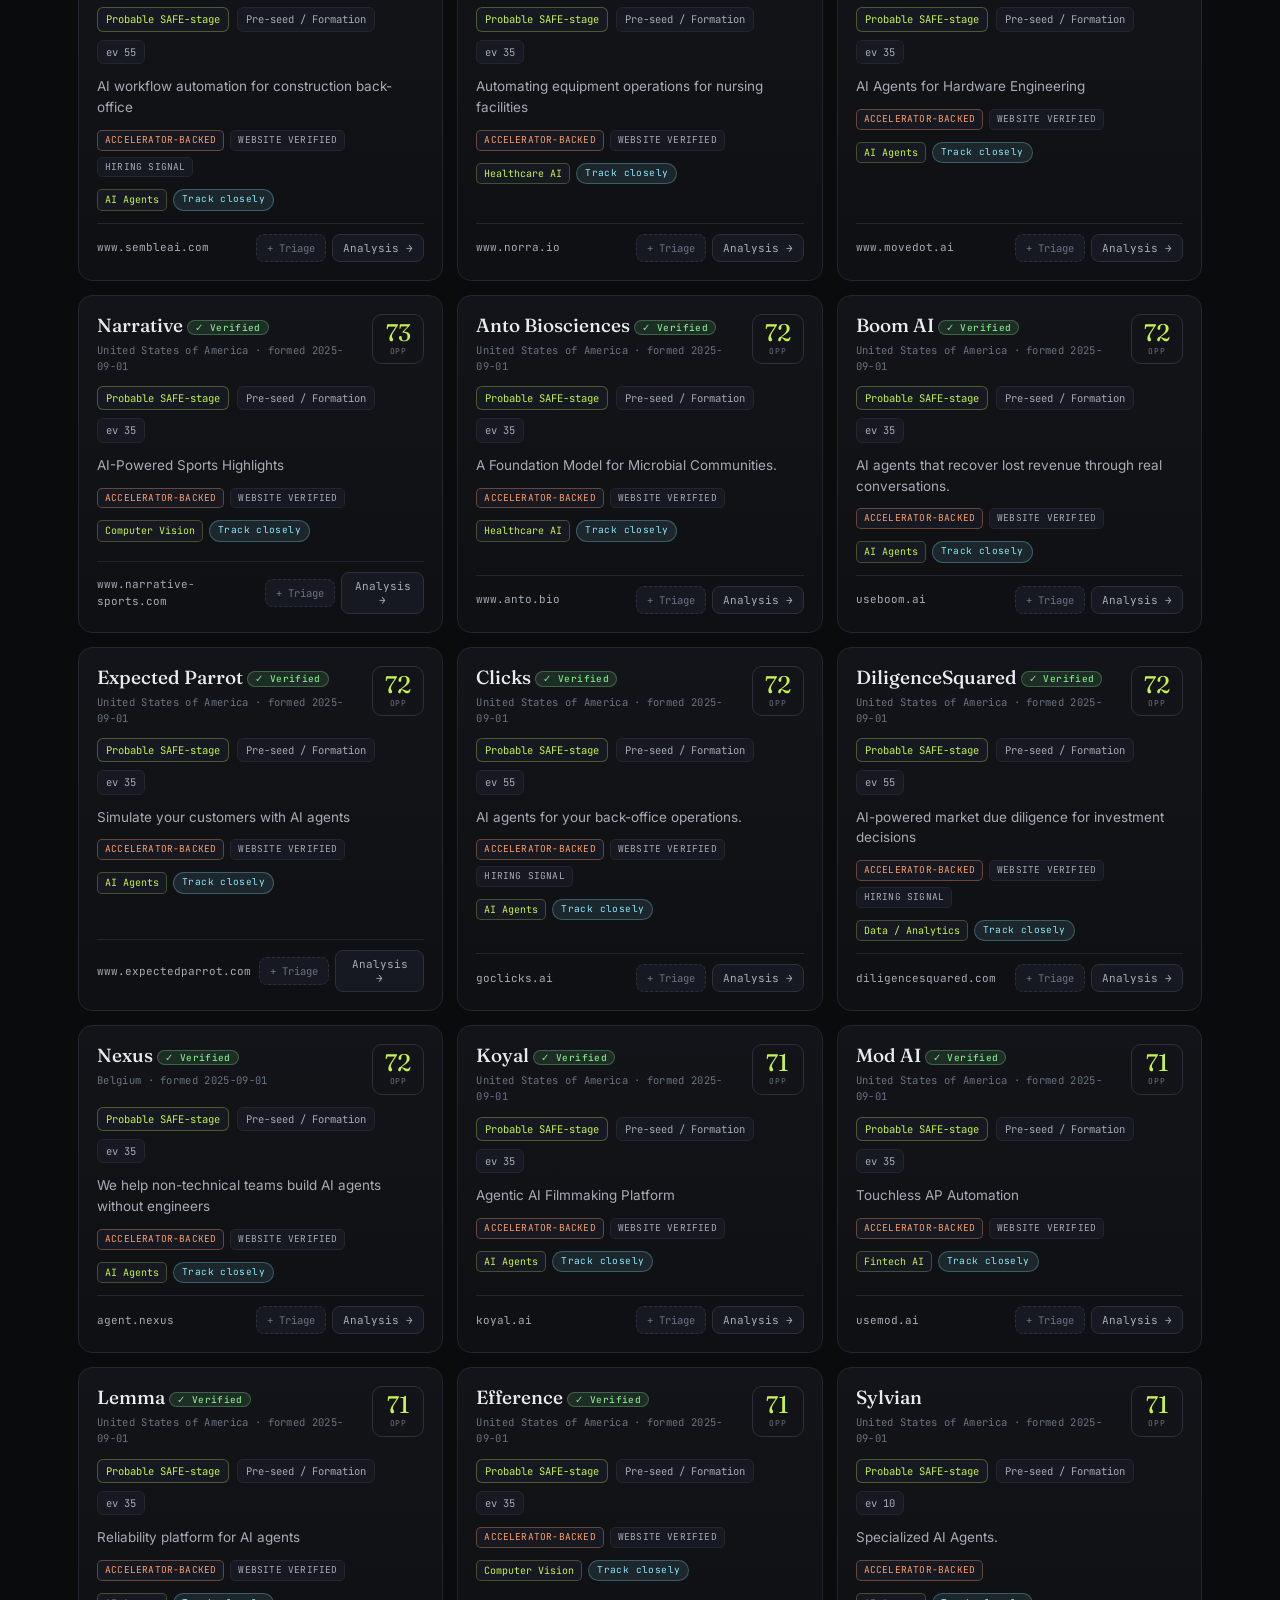
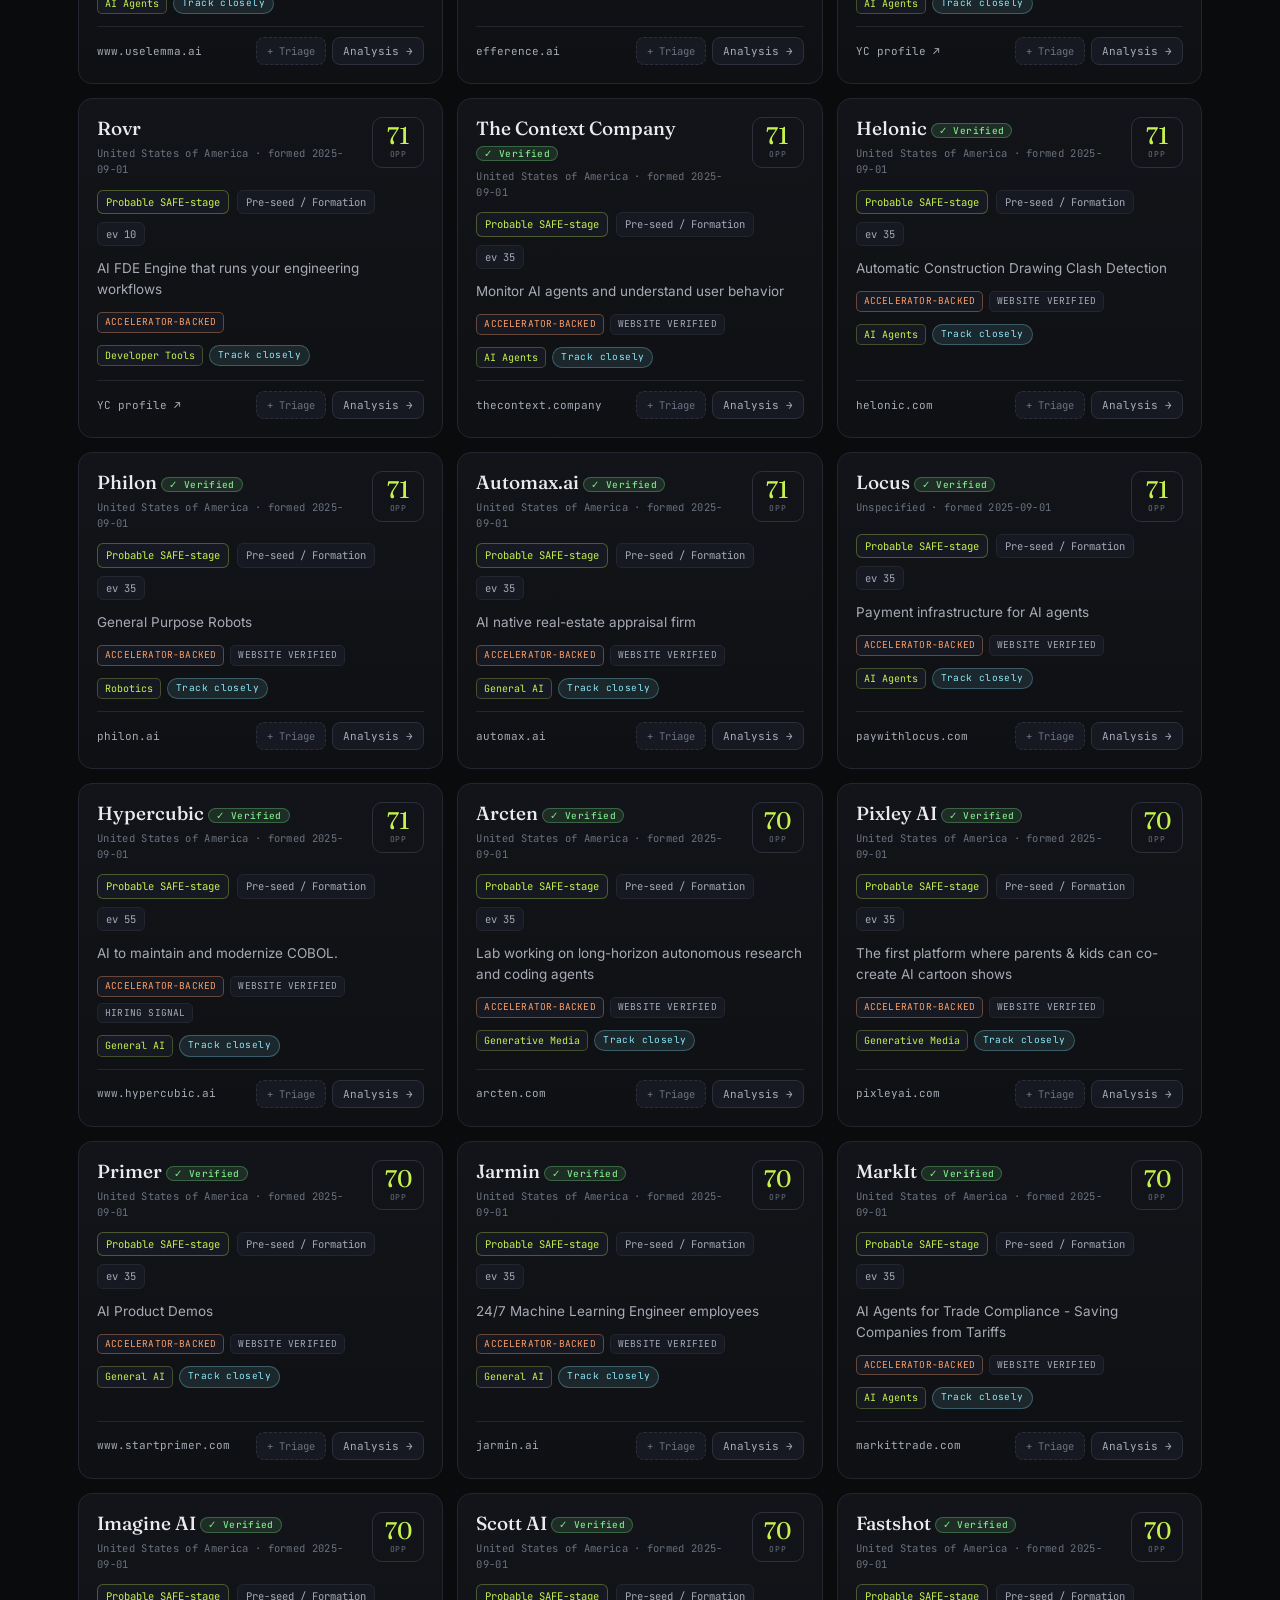
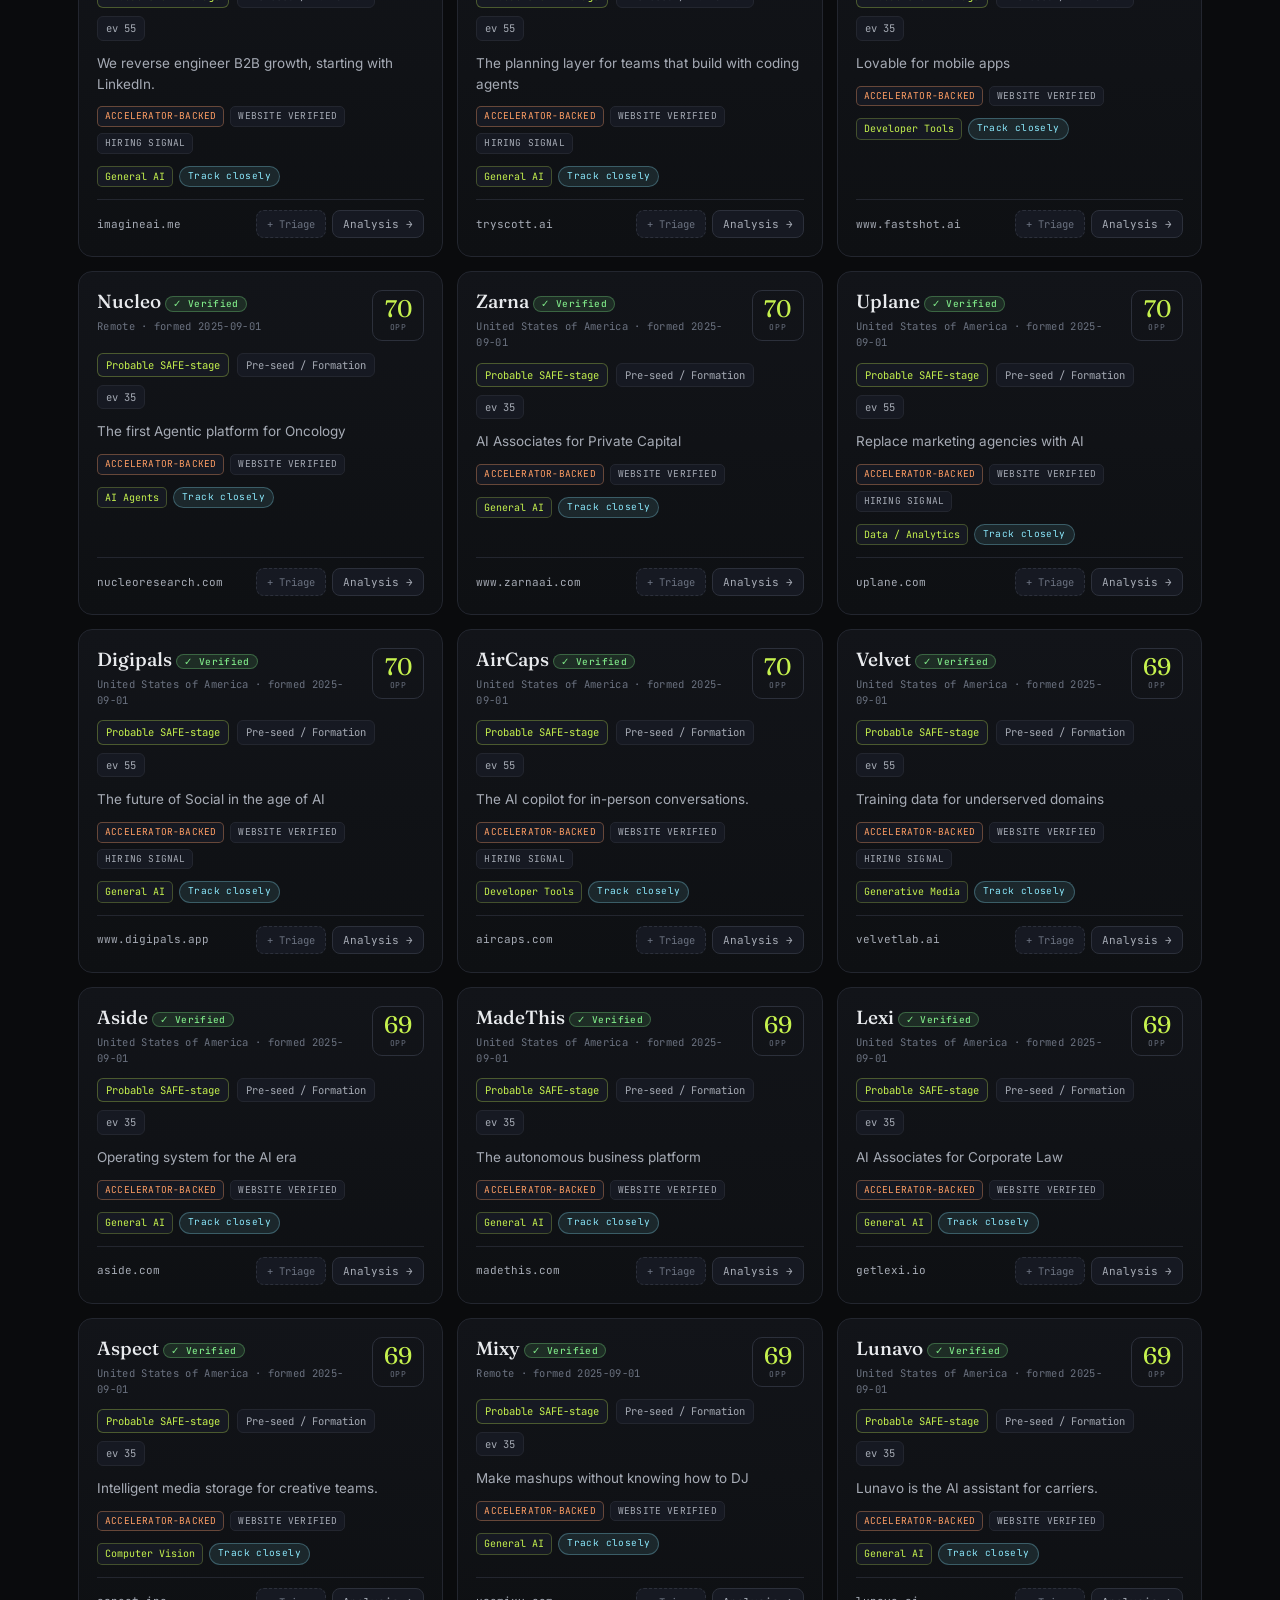
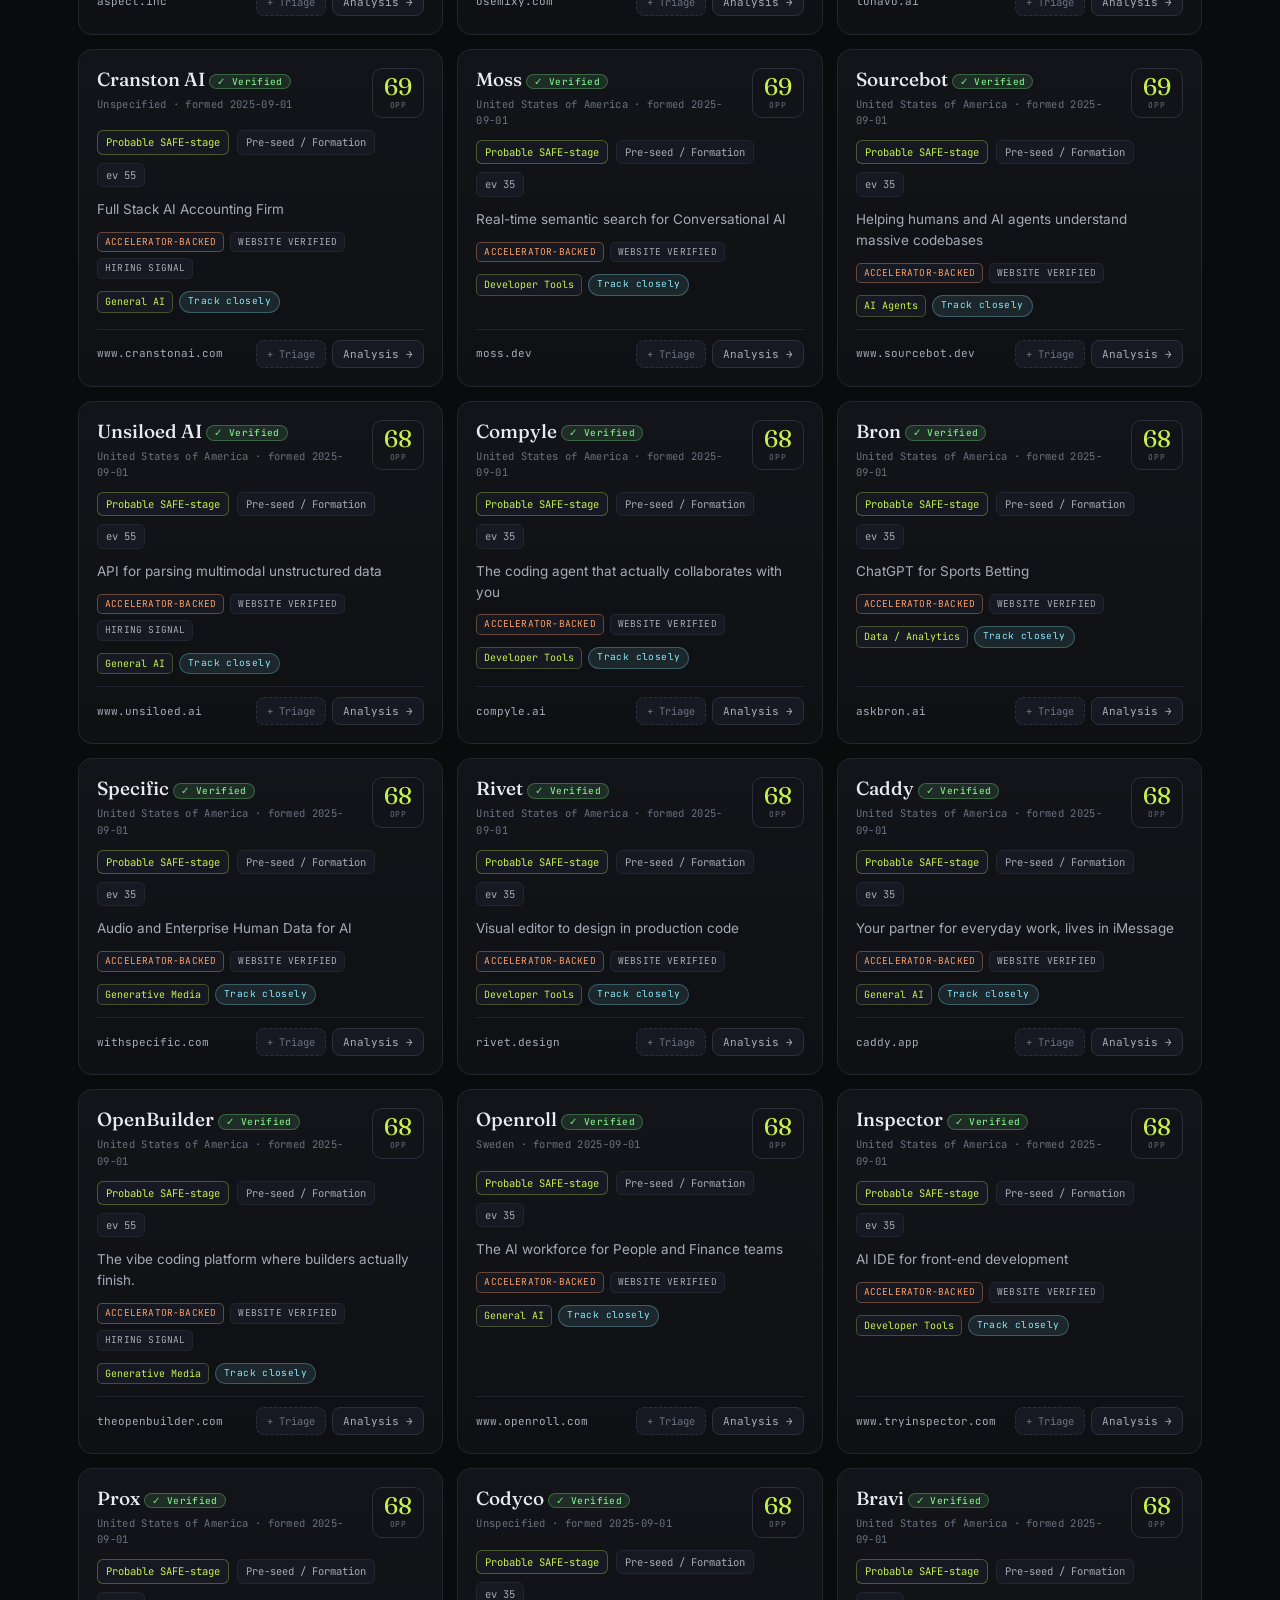
<file: dashboard/index.html>
<!DOCTYPE html>
<html lang="en">
<head>
  <meta charset="UTF-8" />
  <meta name="viewport" content="width=device-width, initial-scale=1.0" />
  <title>SCOUT — Pre-Form-D Venture Radar</title>
  <meta name="description" content="An agentic venture radar that finds AI-native companies before they become obvious — separating verified evidence from inference, and ranking what may become visible next." />
  <link rel="preconnect" href="https://fonts.googleapis.com" />
  <link rel="preconnect" href="https://fonts.gstatic.com" crossorigin />
  <link href="https://fonts.googleapis.com/css2?family=Fraunces:ital,opsz,wght@0,9..144,400;0,9..144,600;1,9..144,500&family=Inter:wght@400;500;600&family=JetBrains+Mono:wght@400;500&display=swap" rel="stylesheet" />
  <link rel="stylesheet" href="styles.css" />
</head>
<body>
  <div class="bg-grid" aria-hidden="true"></div>

  <!-- Status bar -->
  <div class="statusbar">
    <div class="sb-left"><span class="dot"></span> SCOUT <span class="sb-sub"><span class="sb-sep">//</span> PRE-FORM-D VENTURE RADAR</span></div>
    <div class="sb-right">
      <span class="sb-feed">● SCANNING SEC EDGAR <span class="sb-sep">·</span> DELAWARE <span class="sb-sep">·</span> YC BATCHES</span>
      <span class="sb-clock" id="clock">--:--</span>
    </div>
  </div>

  <main>
    <!-- Hero -->
    <header class="hero">
      <div class="hero-copy">
        <div class="kicker">— Agentic venture discovery</div>
        <h1>What may become<br />visible <em>next.</em></h1>
        <p class="lede">
          Form D shows what has <b>already</b> become visible. An autonomous agent ingests
          <b>incorporation records</b> and <b>accelerator batches</b>, normalizes the signal,
          separates <b>verified evidence</b> from <b>inference</b>, and ranks probable
          <b>SAFE-stage</b> AI companies <em>before</em> any financing filing is public.
        </p>
        <div class="how">
          <span class="how-step"><b>01</b> Ingest signals</span>
          <span class="how-arrow">→</span>
          <span class="how-step"><b>02</b> Verify &amp; classify</span>
          <span class="how-arrow">→</span>
          <span class="how-step"><b>03</b> Score &amp; triage</span>
        </div>
      </div>
      <div class="radar" aria-hidden="true">
        <div class="radar-sweep"></div>
        <span class="blip b1"></span><span class="blip b2"></span>
        <span class="blip b3"></span><span class="blip b4"></span>
      </div>
    </header>

    <!-- Data Health panel (spec 5.12) -->
    <section class="health" id="health" aria-label="Data health">
      <div class="health-head">
        <span class="health-title">◇ Data Health</span>
        <span class="health-gen" id="healthGen"></span>
        <button class="health-toggle" id="healthToggle" aria-expanded="false">details ▾</button>
      </div>
      <div class="health-strip" id="healthStrip"></div>
      <div class="health-detail" id="healthDetail" hidden></div>
    </section>

    <!-- Tabs (spec 5.9 required tabs) -->
    <nav class="tabs" role="tablist" aria-label="Dashboard views">
      <span class="tab-group-label" aria-hidden="true">Discovery</span>
      <button class="tab active" data-tab="all" role="tab" aria-selected="true">◷ All Companies</button>
      <button class="tab" data-tab="radar" role="tab" aria-selected="false">⦿ Pre-Form-D Radar <span class="tab-count" id="radarCount">0</span></button>
      <button class="tab" data-tab="formd" role="tab" aria-selected="false">✓ Confirmed Form D <span class="tab-count" id="formdCount">0</span></button>
      <button class="tab" data-tab="review" role="tab" aria-selected="false">◎ Needs Review <span class="tab-count" id="reviewCount">0</span></button>
      <button class="tab" data-tab="board" role="tab" aria-selected="false">▲ Leaderboard</button>
      <span class="tab-divider" aria-hidden="true"></span>
      <span class="tab-group-label" aria-hidden="true">Funding</span>
      <button class="tab" data-tab="watch" role="tab" aria-selected="false">★ Startups to Watch <span class="tab-count" id="watchCount">0</span></button>
      <button class="tab" data-tab="investors" role="tab" aria-selected="false">⬡ Investors <span class="tab-count" id="investorCount">0</span></button>
      <button class="tab" data-tab="network" role="tab" aria-selected="false">⧉ Network <span class="tab-count" id="networkCount">0</span></button>
    </nav>

    <!-- ALL COMPANIES TAB -->
    <section class="tabpanel" id="panel-all">
      <div class="searchbar">
        <span class="search-ico">⌕</span>
        <input id="search" type="search" autocomplete="off"
          placeholder='Ask: "robotics seed stage", "raised over $5M", "formed this month"…' />
        <kbd>/</kbd>
      </div>
      <div class="examples" id="examples"></div>

      <div class="controls">
        <label class="toggle">
          <input type="checkbox" id="aiOnly" checked /><span>AI only</span>
        </label>
        <select id="category" aria-label="AI category filter"></select>
        <select id="financing" aria-label="Financing signal filter">
          <option value="">All financing signals</option>
          <option value="Confirmed Form D">Confirmed Form D</option>
          <option value="Probable SAFE-stage">Probable SAFE-stage</option>
          <option value="Pre-Form-D / early signal">Pre-Form-D / early signal</option>
          <option value="__none__">No Form D found</option>
        </select>
        <select id="tier" aria-label="Source tier filter">
          <option value="">All source tiers</option>
          <option value="1">Tier 1 · SEC confirmed</option>
          <option value="2">Tier 2 · Accelerator</option>
          <option value="3">Tier 3 · Website + founder</option>
          <option value="4">Tier 4 · Domain + job</option>
          <option value="5">Tier 5 · Weak signal</option>
        </select>
        <select id="source" aria-label="Source type filter">
          <option value="">All source types</option>
        </select>
        <select id="reviewFilter" aria-label="Review status filter">
          <option value="">Any review status</option>
          <option value="needs_review">Needs review</option>
          <option value="track_weekly">Track weekly</option>
          <option value="outreach_ready">Outreach ready</option>
          <option value="pass">Pass</option>
          <option value="__untriaged__">Untriaged</option>
        </select>
        <select id="sort" aria-label="Sort">
          <option value="score">Sort: Opportunity ↓</option>
          <option value="evidence">Sort: Evidence ↓</option>
          <option value="conf">Sort: AI confidence ↓</option>
          <option value="date">Sort: Newest</option>
          <option value="raised">Sort: Capital raised ↓</option>
          <option value="name">Sort: A→Z</option>
        </select>
        <label class="slider">
          Min evidence <b id="minEvLabel">0</b>
          <input type="range" id="minEv" min="0" max="100" step="5" value="0" />
        </label>
        <label class="slider">
          Min opportunity <b id="minOppLabel">0</b>
          <input type="range" id="minOpp" min="0" max="100" step="5" value="0" />
        </label>
        <div class="viewtoggle" role="group" aria-label="View">
          <button id="viewGrid" class="vt active" title="Grid">▦</button>
          <button id="viewList" class="vt" title="List">≣</button>
        </div>
      </div>

      <div class="resultmeta" id="resultMeta"></div>
      <div id="groups" class="groups"></div>
      <div id="empty" class="empty" hidden>No companies match these filters.</div>
    </section>

    <!-- PRE-FORM-D RADAR TAB -->
    <section class="tabpanel" id="panel-radar" hidden>
      <div class="radar-intro">
        <h2>Pre-Form-D Radar</h2>
        <p>Companies with <b>no public Form D yet</b>, but enough early evidence to merit tracking —
        SAFE-stage, bootstrapped, stealth, or pre-seed. <span class="muted">“Probable SAFE-stage” is an
        inference from public signals (accelerator presence, live website, hiring), <b>not</b> a confirmed
        financing event.</span></p>
      </div>
      <div id="radarGroups" class="groups"></div>
      <div id="radarEmpty" class="empty" hidden>No pre-Form-D companies match yet.</div>
    </section>

    <!-- CONFIRMED FORM D TAB -->
    <section class="tabpanel" id="panel-formd" hidden>
      <div class="radar-intro">
        <h2>Confirmed Form D</h2>
        <p>Companies with a <b>verified SEC Form D filing</b> — financing is confirmed, not inferred.
        Each is linked to its authoritative EDGAR record. <span class="muted">This is the ground truth the
        radar is trying to anticipate.</span></p>
      </div>
      <div id="formdGroups" class="groups"></div>
      <div id="formdEmpty" class="empty" hidden>No confirmed Form D companies match yet.</div>
    </section>

    <!-- NEEDS REVIEW TAB -->
    <section class="tabpanel" id="panel-review" hidden>
      <div class="radar-intro">
        <h2>Review Queue</h2>
        <p>Your local triage workflow. Set a status on any company card and it lands here.
        <span class="muted">Stored in your browser only — no backend.</span></p>
      </div>
      <div id="reviewGroups" class="review-queue"></div>
      <div id="reviewEmpty" class="empty">Nothing triaged yet. Open a company and choose
        <b>Needs review</b>, <b>Track weekly</b>, <b>Outreach ready</b>, or <b>Pass</b>.</div>
    </section>

    <!-- LEADERBOARD TAB -->
    <section class="tabpanel" id="panel-board" hidden>
      <div class="radar-intro">
        <h2>Leaderboard</h2>
        <p>Top AI companies by <b>opportunity score</b>, with the signals driving each subsector below.</p>
      </div>
      <div class="board-wrap">
        <table class="board" id="board"></table>
      </div>
      <div class="trends-grid">
        <div class="trend-card">
          <h3>AI discoveries by month</h3>
          <div class="bars" id="monthBars"></div>
        </div>
        <div class="trend-card">
          <h3>Top categories</h3>
          <div class="catlist" id="catList"></div>
        </div>
        <div class="trend-card">
          <h3>Momentum (MoM)</h3>
          <div class="momentum" id="momentum"></div>
        </div>
        <div class="trend-card">
          <h3>Top geographies</h3>
          <div class="catlist" id="geoList"></div>
        </div>
      </div>
    </section>
    <!-- STARTUPS TO WATCH TAB (VC deals) -->
    <section class="tabpanel" id="panel-watch" hidden>
      <div class="radar-intro">
        <h2>Startups to Watch</h2>
        <p>Recently <b>funded</b> AI-native startups from a <b>VC deals export</b> — confirmed
        financing rounds with their investor syndicates. <span class="muted">Where the radar infers,
        this is reported: each card is a completed deal with named investors and round size.</span></p>
      </div>
      <div class="watch-controls">
        <select id="watchStage" aria-label="Stage filter"><option value="">All stages</option></select>
        <select id="watchSort" aria-label="Sort">
          <option value="size">Sort: Deal size ↓</option>
          <option value="date">Sort: Newest</option>
          <option value="name">Sort: A→Z</option>
        </select>
        <label class="toggle"><input type="checkbox" id="watchAiOnly" checked /><span>AI only</span></label>
      </div>
      <div id="watchStrip" class="watch-strip"></div>
      <div id="watchGroups" class="cards"></div>
      <div id="watchEmpty" class="empty" hidden>No deals match.</div>
    </section>

    <!-- INVESTORS TAB (VC_Deals.xlsx) -->
    <section class="tabpanel" id="panel-investors" hidden>
      <div class="radar-intro">
        <h2>Investors</h2>
        <p>The <b>VC firms</b> backing the recently-funded startups in the deals export, and the
        <b>portfolio firms</b> each has invested in. <span class="muted">Each card includes
        website, LinkedIn, X, and email where verified — click any card for the full profile,
        lead partners, and portfolio table.</span></p>
      </div>
      <div class="watch-controls">
        <div class="searchbar inline">
          <span class="search-ico">⌕</span>
          <input id="investorSearch" type="search" autocomplete="off" placeholder="Search investors or portfolio firms…" />
        </div>
        <select id="investorSort" aria-label="Sort investors">
          <option value="deals">Sort: Most deals ↓</option>
          <option value="capital">Sort: Capital alongside ↓</option>
          <option value="name">Sort: A→Z</option>
        </select>
        <label class="toggle"><input type="checkbox" id="investorAiOnly" /><span>AI backers only</span></label>
      </div>
      <div id="investorStrip" class="watch-strip"></div>
      <div id="investorGroups" class="cards"></div>
      <div id="investorEmpty" class="empty" hidden>No investors match.</div>
    </section>

    <!-- NETWORK TAB (warm intros, Part 3) -->
    <section class="tabpanel" id="panel-network" hidden>
      <div class="radar-intro">
        <h2>Warm Intro Network</h2>
        <p>Upload or paste your <b>Gmail contacts</b> or <b>LinkedIn connections</b> export. SCOUT matches them
        against <b>founders named in SEC filings</b> and <b>company domains</b> in the dataset to surface
        <b>warm paths</b> into target companies — ranked by opportunity. <span class="muted">Parsed entirely in
        your browser; your contacts never leave this page — the same local-only model as the review queue.</span></p>
      </div>

      <div class="net-intake">
        <div class="net-drop" id="netDrop">
          <input type="file" id="netFile" accept=".csv,text/csv" hidden />
          <div class="net-drop-inner">
            <span class="net-drop-ico">⧉</span>
            <div class="net-drop-copy">
              <b>Drop a CSV here</b> or <button class="net-link" id="netBrowse" type="button">browse</button>
              <div class="muted">Gmail (Google Contacts) export · LinkedIn <code>Connections.csv</code> · format auto-detected</div>
            </div>
          </div>
        </div>
        <div class="net-paste">
          <textarea id="netPaste" autocomplete="off" spellcheck="false"
            placeholder="…or paste CSV rows here, header row included (e.g. First Name,Last Name,Email Address,Company,Position)"></textarea>
          <div class="net-actions">
            <button class="net-btn primary" id="netMatch" type="button">Match contacts →</button>
            <button class="net-btn" id="netSample" type="button">Load sample</button>
            <button class="net-btn ghost" id="netClear" type="button">Clear</button>
            <label class="toggle"><input type="checkbox" id="netAiOnly" checked /><span>AI only</span></label>
          </div>
        </div>
      </div>
      <div class="net-status" id="netStatus" hidden></div>

      <div id="netStrip" class="watch-strip" hidden></div>

      <div class="net-graph-wrap" id="netGraphWrap" hidden>
        <div class="net-graph-head">
          <h3>Relationship graph</h3>
          <div class="net-graph-controls" data-network-graph-controls></div>
        </div>
        <div id="netGraph" class="net-graph" data-network-graph></div>
      </div>

      <div class="network-action-grid" id="netActionGrid" hidden>
        <div class="network-action-panel">
          <div class="network-section-heading">
            <span class="eyebrow">Warm intros</span>
            <h3>Investor access</h3>
            <p class="muted">Contacts who can open a door to a firm or a specific partner — each with a draft you can copy.</p>
          </div>
          <div class="network-card-stack" data-investor-intro-cards></div>
        </div>
        <div class="network-action-panel">
          <div class="network-section-heading">
            <span class="eyebrow">Leverage</span>
            <h3>Super-connectors</h3>
            <p class="muted">One contact who bridges several startups and investors is worth a category-level conversation first.</p>
          </div>
          <div class="network-card-stack" data-super-connector-cards></div>
        </div>
      </div>

      <div id="netList" class="net-list"></div>
      <div id="netEmpty" class="empty">No contacts matched yet. Upload a CSV, paste rows, or
        <b>load a sample</b> to see warm paths into the radar.</div>

      <div class="network-targets-panel">
        <div class="network-section-heading with-action">
          <div>
            <span class="eyebrow">Pipeline</span>
            <h3>Saved targets</h3>
            <p class="muted">Stored in your browser only — no backend. Save companies and investors as you triage warm paths.</p>
          </div>
          <button class="ghost-button small" type="button" data-clear-network-targets>Clear saved targets</button>
        </div>
        <div class="network-target-grid">
          <div class="target-list-wrap">
            <div class="mini-label">Companies</div>
            <div class="target-list" data-company-target-list></div>
          </div>
          <div class="target-list-wrap">
            <div class="mini-label">Investors</div>
            <div class="target-list" data-investor-target-list></div>
          </div>
        </div>
      </div>
    </section>
  </main>

  <!-- Analysis drawer -->
  <div class="drawer-overlay" id="drawerOverlay" hidden></div>
  <aside class="drawer" id="drawer" hidden aria-label="Investment analysis"></aside>

  <footer class="footer">
    <span>Form D companies verified via SEC EDGAR · pre-Form-D companies sourced from the open YC dataset · every claim labeled and linked · auto-refreshed monthly on GitHub Actions.</span>
    <span class="foot-links">
      <a href="https://github.com/SpencerBrown1717/Venture_fun_01" target="_blank" rel="noopener">SOURCE</a>
      <a href="https://github.com/SpencerBrown1717/Venture_fun_01#readme" target="_blank" rel="noopener">README</a>
    </span>
  </footer>

  <script src="app.js"></script>
</body>
</html>
</file>
<file: dashboard/styles.css>
/* ===========================================================================
   SCOUT — editorial venture-intelligence dashboard
   Dark, typographic, calm. Serif display + mono accents + clean sans body.
   =========================================================================== */

:root {
  --bg: #0a0b0d;
  --bg-2: #0e1013;
  --panel: #121419;
  --panel-2: #161922;
  --line: #23262f;
  --line-2: #2c303b;
  --txt: #e8eaed;
  --txt-2: #a6abb5;
  --txt-3: #6b7280;
  --accent: #c6f24e;       /* lime */
  --accent-dim: #8fae3a;
  --hi: #7ee787;
  --mid: #ffd166;
  --lo: #5b6472;
  --strong: #c6f24e;
  --track: #8be9fd;
  --monitor: #b3a4ff;
  --pass: #6b7280;
  --shadow: 0 18px 50px rgba(0,0,0,0.55);
  --radius: 14px;
  --statusbar-h: 39px;
  --mono: "JetBrains Mono", ui-monospace, SFMono-Regular, Menlo, monospace;
  --serif: "Fraunces", Georgia, "Times New Roman", serif;
  --sans: "Inter", system-ui, -apple-system, Segoe UI, Roboto, sans-serif;
}

* { box-sizing: border-box; }
html { scroll-behavior: smooth; }
body {
  margin: 0;
  background: var(--bg);
  color: var(--txt);
  font-family: var(--sans);
  font-size: 15px;
  line-height: 1.55;
  -webkit-font-smoothing: antialiased;
}
a { color: inherit; }

.bg-grid {
  position: fixed; inset: 0; z-index: 0; pointer-events: none;
  background:
    radial-gradient(900px 500px at 78% -8%, rgba(198,242,78,0.10), transparent 60%),
    linear-gradient(transparent 95%, rgba(255,255,255,0.025) 95%) 0 0 / 100% 32px,
    linear-gradient(90deg, transparent 95%, rgba(255,255,255,0.025) 95%) 0 0 / 32px 100%;
}

/* ---- Status bar ---- */
.statusbar {
  position: sticky; top: 0; z-index: 40;
  display: flex; justify-content: space-between; align-items: center;
  padding: 10px 28px;
  font-family: var(--mono); font-size: 11px; letter-spacing: 0.08em;
  color: var(--txt-3);
  background: rgba(10,11,13,0.82);
  backdrop-filter: blur(10px);
  border-bottom: 1px solid var(--line);
}
.sb-left { color: var(--txt-2); }
.sb-left .dot, .sb-feed::before { color: var(--accent); }
.sb-sep { color: var(--txt-3); margin: 0 4px; }
.sb-right { display: flex; gap: 18px; align-items: center; }
.sb-feed { color: var(--accent-dim); }
.sb-clock { color: var(--txt-2); }
.dot {
  display: inline-block; width: 7px; height: 7px; border-radius: 50%;
  background: var(--accent); margin-right: 6px;
  box-shadow: 0 0 8px var(--accent); animation: pulse 2.4s infinite;
}
@keyframes pulse { 0%,100%{opacity:1} 50%{opacity:0.35} }

main { position: relative; z-index: 1; max-width: 1180px; margin: 0 auto; padding: 0 28px 80px; }

/* ---- Hero ---- */
.hero {
  display: grid; grid-template-columns: 1.5fr 1fr; gap: 40px; align-items: center;
  padding: 56px 0 40px;
}
.kicker {
  font-family: var(--mono); font-size: 11px; letter-spacing: 0.22em;
  text-transform: uppercase; color: var(--accent-dim); margin-bottom: 18px;
}
.hero h1 {
  font-family: var(--serif); font-weight: 400;
  font-size: clamp(38px, 6vw, 70px); line-height: 0.98; letter-spacing: -0.015em;
  margin: 0 0 22px;
}
.hero h1 em { font-style: italic; color: var(--accent); font-weight: 500; }
.lede { color: var(--txt-2); font-size: 16px; max-width: 56ch; margin: 0 0 24px; }
.lede b { color: var(--txt); font-weight: 600; }
.how { display: flex; align-items: center; gap: 14px; flex-wrap: wrap; font-family: var(--mono); font-size: 11.5px; color: var(--txt-3); }
.how-step b { color: var(--accent); margin-right: 6px; }
.how-arrow { color: var(--line-2); }

/* radar scope */
.radar {
  position: relative; width: 230px; height: 230px; justify-self: end;
  border-radius: 50%;
  background: radial-gradient(circle, rgba(198,242,78,0.06), transparent 70%);
  border: 1px solid var(--line);
}
.radar::before, .radar::after {
  content: ""; position: absolute; inset: 0; border-radius: 50%;
  border: 1px solid rgba(255,255,255,0.05);
}
.radar::before { inset: 38px; }
.radar::after { inset: 76px; }
.radar-sweep {
  position: absolute; inset: 0; border-radius: 50%;
  background: conic-gradient(from 0deg, rgba(198,242,78,0.28), transparent 28%);
  animation: sweep 4s linear infinite;
}
@keyframes sweep { to { transform: rotate(360deg); } }
.blip { position: absolute; width: 6px; height: 6px; border-radius: 50%; background: var(--accent); box-shadow: 0 0 8px var(--accent); opacity: 0; animation: blip 4s infinite; }
.b1 { top: 30%; left: 58%; animation-delay: 0.4s; }
.b2 { top: 62%; left: 40%; animation-delay: 1.6s; }
.b3 { top: 46%; left: 72%; animation-delay: 2.6s; }
.b4 { top: 70%; left: 64%; animation-delay: 3.3s; }
@keyframes blip { 0%,100%{opacity:0} 10%{opacity:1} 70%{opacity:0.2} }

/* ---- Stat strip ---- */
.stats {
  display: grid; grid-template-columns: repeat(6, 1fr);
  border: 1px solid var(--line); border-radius: var(--radius);
  background: linear-gradient(180deg, var(--panel), var(--bg-2));
  overflow: hidden; margin-bottom: 38px;
}
.stat { padding: 20px 22px; border-right: 1px solid var(--line); }
.stat:last-child { border-right: none; }
.stat .lbl { font-family: var(--mono); font-size: 10px; letter-spacing: 0.14em; text-transform: uppercase; color: var(--txt-3); }
.stat .num { font-family: var(--serif); font-size: 38px; line-height: 1.1; margin-top: 6px; }
.stat .num.accent { color: var(--accent); }
.stat .num.serif-sm { font-size: 26px; }

/* ---- Tabs ---- */
.tabs {
  position: sticky; top: var(--statusbar-h, 39px); z-index: 30;
  display: flex; gap: 6px; align-items: center;
  margin: 0 -28px 24px; padding: 9px 28px;
  border-bottom: 1px solid var(--line);
  background: rgba(10,11,13,0.88); backdrop-filter: blur(12px);
  /* wrap so every tab is always visible — never hidden behind a scroll rail */
  flex-wrap: wrap; row-gap: 4px;
}
.tabs::-webkit-scrollbar { display: none; }
.tab-divider { flex: 0 0 auto; align-self: center; width: 1px; height: 20px; margin: 0 6px; background: var(--line-2); }
.tab-group-label {
  flex: 0 0 auto; align-self: center; white-space: nowrap;
  font-family: var(--mono); font-size: 9px; letter-spacing: 0.16em; text-transform: uppercase;
  color: var(--txt-3); padding: 0 6px 0 2px; user-select: none;
}
.tab-group-label:not(:first-child) { padding-left: 0; }
.tab {
  display: inline-flex; align-items: center; gap: 7px; scroll-snap-align: start;
  background: none; border: 1px solid transparent; cursor: pointer; flex: 0 0 auto; white-space: nowrap;
  font-family: var(--mono); font-size: 12px; letter-spacing: 0.04em;
  color: var(--txt-3); padding: 8px 13px; border-radius: 9px;
  transition: color 0.15s, background 0.15s, border-color 0.15s;
}
.tab:hover { color: var(--txt); background: var(--panel-2); }
.tab:focus-visible { outline: 2px solid var(--accent-dim); outline-offset: 1px; }
.tab.active { color: var(--accent); background: rgba(198,242,78,0.12); border-color: rgba(198,242,78,0.35); }
.tab-count { display: inline-block; min-width: 18px; padding: 0 5px; border-radius: 9px; background: var(--panel-2); color: var(--txt-2); font-size: 11px; text-align: center; transition: all 0.15s; }
.tab:hover .tab-count { background: var(--panel); }
.tab.active .tab-count { background: var(--accent); color: #0a0b0d; }

/* ---- Search ---- */
.searchbar {
  display: flex; align-items: center; gap: 12px;
  background: var(--panel); border: 1px solid var(--line-2); border-radius: 12px;
  padding: 14px 18px; margin-bottom: 12px;
}
.searchbar:focus-within { border-color: var(--accent-dim); box-shadow: 0 0 0 3px rgba(198,242,78,0.08); }
.search-ico { color: var(--accent); font-size: 18px; }
.searchbar input { flex: 1; background: none; border: none; outline: none; color: var(--txt); font-size: 15px; font-family: var(--sans); }
.searchbar input::placeholder { color: var(--txt-3); }
.searchbar kbd { font-family: var(--mono); font-size: 11px; color: var(--txt-3); border: 1px solid var(--line-2); border-radius: 5px; padding: 1px 7px; }
.examples { display: flex; flex-wrap: wrap; gap: 8px; margin-bottom: 18px; }
.chip {
  font-family: var(--mono); font-size: 11px; color: var(--txt-2); cursor: pointer;
  background: var(--panel); border: 1px solid var(--line); border-radius: 20px; padding: 5px 12px;
  transition: all 0.15s;
}
.chip::before { content: "› "; color: var(--accent-dim); }
.chip:hover { border-color: var(--accent-dim); color: var(--txt); }

/* ---- Controls ---- */
.controls { display: flex; flex-wrap: wrap; gap: 12px; align-items: center; margin-bottom: 14px; }
.controls select {
  background: var(--panel); color: var(--txt); border: 1px solid var(--line-2);
  border-radius: 9px; padding: 9px 12px; font-family: var(--mono); font-size: 12px; cursor: pointer;
}
.toggle { display: flex; align-items: center; gap: 8px; font-family: var(--mono); font-size: 12px; color: var(--txt-2); cursor: pointer; }
.toggle input { accent-color: var(--accent); width: 15px; height: 15px; }
.slider { display: flex; align-items: center; gap: 10px; font-family: var(--mono); font-size: 11px; color: var(--txt-3); }
.slider b { color: var(--accent); }
.slider input { accent-color: var(--accent); }
.viewtoggle { display: flex; margin-left: auto; border: 1px solid var(--line-2); border-radius: 9px; overflow: hidden; }
.vt { background: var(--panel); border: none; color: var(--txt-3); padding: 8px 12px; cursor: pointer; font-size: 14px; }
.vt.active { background: var(--accent); color: #0a0b0d; }

.resultmeta { font-family: var(--mono); font-size: 11px; color: var(--txt-3); margin: 6px 0 18px; letter-spacing: 0.05em; }

/* ---- Month groups ---- */
.month-group { margin-bottom: 36px; }
.month-head {
  font-family: var(--serif); font-size: 22px; color: var(--txt);
  display: flex; align-items: baseline; gap: 12px;
  padding-bottom: 12px; margin-bottom: 18px; border-bottom: 1px solid var(--line);
}
.month-head .count { font-family: var(--mono); font-size: 11px; color: var(--txt-3); }

.cards { display: grid; grid-template-columns: repeat(auto-fill, minmax(330px, 1fr)); gap: 14px; }
.groups.list .cards { grid-template-columns: 1fr; }

/* ---- Card ---- */
.card {
  position: relative;
  background: linear-gradient(180deg, var(--panel), var(--bg-2));
  border: 1px solid var(--line); border-radius: var(--radius);
  padding: 18px; transition: border-color 0.15s, transform 0.15s;
  display: flex; flex-direction: column; gap: 12px;
}
.card:hover { border-color: var(--line-2); transform: translateY(-2px); }
.card-top { display: flex; justify-content: space-between; gap: 12px; align-items: flex-start; }
.card h3 { font-family: var(--serif); font-weight: 500; font-size: 19px; margin: 0; line-height: 1.2; }
.card .sub { font-family: var(--mono); font-size: 10.5px; color: var(--txt-3); margin-top: 5px; letter-spacing: 0.03em; }
.opp-badge {
  text-align: center; flex-shrink: 0; min-width: 52px;
  border: 1px solid var(--line-2); border-radius: 10px; padding: 6px 8px;
}
.opp-badge .v { font-family: var(--serif); font-size: 24px; line-height: 1; color: var(--accent); }
.opp-badge .l { font-family: var(--mono); font-size: 8px; letter-spacing: 0.1em; color: var(--txt-3); text-transform: uppercase; }

.metaline { display: flex; flex-wrap: wrap; gap: 8px; align-items: center; }
.pill-meta { font-family: var(--mono); font-size: 10.5px; color: var(--txt-2); background: var(--panel-2); border: 1px solid var(--line); border-radius: 6px; padding: 3px 8px; }
.pill-meta.raised { color: var(--accent); border-color: rgba(198,242,78,0.3); }
.desc { color: var(--txt-2); font-size: 13.5px; margin: 0; display: -webkit-box; -webkit-line-clamp: 3; -webkit-box-orient: vertical; overflow: hidden; }
.founders-line { font-size: 12.5px; color: var(--txt-2); }
.founders-line .fk { font-family: var(--mono); font-size: 10px; color: var(--txt-3); text-transform: uppercase; letter-spacing: 0.1em; margin-right: 6px; }

.tags { display: flex; flex-wrap: wrap; gap: 6px; }
.tag { font-family: var(--mono); font-size: 10px; color: var(--txt-2); background: var(--panel-2); border: 1px solid var(--line); border-radius: 5px; padding: 2px 7px; }
.tag.cat { color: var(--accent); border-color: rgba(198,242,78,0.25); }

.card-foot { display: flex; justify-content: space-between; align-items: center; gap: 8px; margin-top: auto; padding-top: 10px; border-top: 1px solid var(--line); }
.card-foot a { font-family: var(--mono); font-size: 11px; color: var(--txt-2); text-decoration: none; }
.card-foot a:hover { color: var(--accent); }
.foot-actions { display: flex; gap: 6px; align-items: center; }
.memo-btn, .star {
  font-family: var(--mono); font-size: 11px; cursor: pointer;
  background: var(--panel-2); color: var(--txt-2); border: 1px solid var(--line-2);
  border-radius: 8px; padding: 6px 10px; transition: all 0.15s;
}
.memo-btn:hover { border-color: var(--accent-dim); color: var(--txt); }
.star { padding: 6px 9px; }
.star.on { color: var(--accent); border-color: var(--accent-dim); }

/* verified badge */
.vbadge {
  display: inline-block; font-family: var(--mono); font-size: 9.5px; font-weight: 500;
  letter-spacing: 0.04em; vertical-align: middle; padding: 1px 7px; border-radius: 999px;
  background: rgba(126,231,135,0.12); color: var(--hi); border: 1px solid rgba(126,231,135,0.3);
  text-decoration: none; white-space: nowrap;
}
a.vbadge:hover { background: rgba(126,231,135,0.22); }

/* verdict */
.verdict { font-family: var(--mono); font-size: 9.5px; padding: 2px 8px; border-radius: 999px; letter-spacing: 0.04em; white-space: nowrap; }
.v-strong { color: var(--strong); background: rgba(198,242,78,0.12); border: 1px solid rgba(198,242,78,0.3); }
.v-track { color: var(--track); background: rgba(139,233,253,0.1); border: 1px solid rgba(139,233,253,0.28); }
.v-monitor { color: var(--monitor); background: rgba(179,164,255,0.1); border: 1px solid rgba(179,164,255,0.28); }
.v-pass { color: var(--pass); background: rgba(107,114,128,0.12); border: 1px solid rgba(107,114,128,0.3); }

/* ---- Trends ---- */
.trends-grid { display: grid; grid-template-columns: repeat(2, 1fr); gap: 14px; }
.trend-card { background: linear-gradient(180deg, var(--panel), var(--bg-2)); border: 1px solid var(--line); border-radius: var(--radius); padding: 20px; }
.trend-card h3 { font-family: var(--mono); font-size: 11px; letter-spacing: 0.1em; text-transform: uppercase; color: var(--txt-3); margin: 0 0 18px; }
.bars { display: flex; align-items: flex-end; gap: 14px; height: 150px; }
.bar-col { flex: 1; display: flex; flex-direction: column; align-items: center; height: 100%; justify-content: flex-end; gap: 8px; }
.bar { width: 100%; max-width: 46px; background: linear-gradient(180deg, var(--accent), var(--accent-dim)); border-radius: 5px 5px 0 0; min-height: 4px; position: relative; }
.bar::after { content: attr(data-count); position: absolute; top: -18px; left: 50%; transform: translateX(-50%); font-family: var(--mono); font-size: 11px; color: var(--txt-2); }
.bar-label { font-family: var(--mono); font-size: 10px; color: var(--txt-3); }
.catlist { display: flex; flex-direction: column; gap: 12px; }
.catrow { display: grid; grid-template-columns: 1fr auto; gap: 4px 10px; align-items: center; }
.catrow .nm { font-size: 13px; color: var(--txt); }
.catrow .ct { font-family: var(--mono); font-size: 11px; color: var(--txt-3); }
.catrow .track { grid-column: 1 / -1; height: 5px; background: var(--panel-2); border-radius: 3px; overflow: hidden; }
.catrow .fill { height: 100%; background: var(--accent); border-radius: 3px; }
.momentum { display: flex; flex-direction: column; gap: 10px; }
.mom-row { display: flex; align-items: center; gap: 10px; font-size: 13px; color: var(--txt-2); }
.mom-row .pill { font-family: var(--mono); font-size: 11px; padding: 2px 8px; border-radius: 6px; }
.pill.up { color: var(--hi); background: rgba(126,231,135,0.1); }
.pill.down { color: #ff8a8a; background: rgba(255,138,138,0.1); }
.mom-empty { color: var(--txt-3); font-size: 12px; }

/* ---- Drawer ---- */
.drawer-overlay { position: fixed; inset: 0; background: rgba(0,0,0,0.6); backdrop-filter: blur(3px); z-index: 50; }
.drawer {
  position: fixed; top: 0; right: 0; height: 100vh; width: min(560px, 94vw); z-index: 51;
  background: var(--bg-2); border-left: 1px solid var(--line-2); box-shadow: var(--shadow);
  overflow-y: auto; padding: 30px 30px 60px; animation: slideIn 0.22s ease;
}
@keyframes slideIn { from { transform: translateX(30px); opacity: 0; } to { transform: none; opacity: 1; } }
.drawer .close { position: absolute; top: 18px; right: 20px; background: none; border: none; color: var(--txt-3); font-size: 26px; cursor: pointer; line-height: 1; }
.drawer .close:hover { color: var(--txt); }
.drawer h2 { font-family: var(--serif); font-weight: 500; font-size: 28px; margin: 4px 50px 8px 0; line-height: 1.1; }
.memo-sub { color: var(--txt-2); font-size: 14px; margin-bottom: 18px; }
.badge-gen { font-family: var(--mono); font-size: 10px; color: var(--txt-3); background: var(--panel-2); border: 1px solid var(--line); border-radius: 5px; padding: 1px 7px; margin-left: 4px; }

.rec { border-radius: 12px; padding: 16px; margin-bottom: 20px; border: 1px solid var(--line-2); background: var(--panel); }
.rec.v-strong { border-color: rgba(198,242,78,0.35); background: rgba(198,242,78,0.05); }
.rec-top { display: flex; justify-content: space-between; align-items: center; margin-bottom: 8px; }
.rec-verdict { font-family: var(--serif); font-size: 19px; }
.rec-conv { font-family: var(--mono); font-size: 11px; color: var(--txt-3); }
.rec p { margin: 0; font-size: 13.5px; color: var(--txt-2); }

.memo-grid { display: grid; grid-template-columns: 1fr 1fr; gap: 1px; background: var(--line); border: 1px solid var(--line); border-radius: 10px; overflow: hidden; margin-bottom: 22px; }
.memo-kv { background: var(--panel); padding: 12px 14px; }
.memo-kv .k { font-family: var(--mono); font-size: 9.5px; letter-spacing: 0.1em; text-transform: uppercase; color: var(--txt-3); }
.memo-kv .v { font-size: 14px; color: var(--txt); margin-top: 3px; }

.memo-sec { margin-bottom: 22px; }
.memo-sec h4 { font-family: var(--mono); font-size: 11px; letter-spacing: 0.1em; text-transform: uppercase; color: var(--txt-3); margin: 0 0 12px; }
.memo-sec p { font-size: 13.5px; color: var(--txt-2); margin: 0 0 8px; }
.memo-sec ul { margin: 0; padding-left: 18px; }
.memo-sec li { font-size: 13px; color: var(--txt-2); margin-bottom: 5px; }

.dims { display: flex; flex-direction: column; gap: 12px; }
.dim-top { display: flex; justify-content: space-between; font-size: 13px; }
.dim-top b { font-family: var(--mono); color: var(--accent); }
.dim-track { height: 6px; background: var(--panel-2); border-radius: 3px; overflow: hidden; margin: 5px 0 3px; }
.dim-fill { height: 100%; background: linear-gradient(90deg, var(--accent-dim), var(--accent)); border-radius: 3px; }
.dim-reason { font-size: 11.5px; color: var(--txt-3); }

.founder { border: 1px solid var(--line); border-radius: 10px; padding: 13px 15px; margin-bottom: 10px; background: var(--panel); }
.founder-top { display: flex; justify-content: space-between; align-items: baseline; gap: 10px; flex-wrap: wrap; }
.founder-top b { font-size: 15px; }
.founder-role { font-family: var(--mono); font-size: 10.5px; color: var(--accent-dim); }
.founder-bg { font-size: 12.5px; color: var(--txt-2); margin-top: 4px; }
.founder-meta { display: flex; flex-wrap: wrap; gap: 8px; align-items: center; margin-top: 8px; }
.founder-meta a { font-family: var(--mono); font-size: 11px; color: var(--track); text-decoration: none; border: 1px solid rgba(139,233,253,0.3); border-radius: 6px; padding: 3px 9px; }
.founder-meta a:hover { background: rgba(139,233,253,0.1); }
.founder-loc { font-family: var(--mono); font-size: 10.5px; color: var(--txt-3); }

.comp-block { margin-top: 10px; }
.comp-block .k { font-family: var(--mono); font-size: 10px; letter-spacing: 0.08em; text-transform: uppercase; color: var(--txt-3); margin-bottom: 6px; }

.drawer-cta { display: flex; gap: 10px; flex-wrap: wrap; margin-top: 8px; }
.drawer-cta a { font-family: var(--mono); font-size: 12px; text-decoration: none; padding: 9px 14px; border-radius: 9px; border: 1px solid var(--line-2); color: var(--txt); }
.drawer-cta a.primary { background: var(--accent); color: #0a0b0d; border-color: var(--accent); }
.drawer-cta a:hover { border-color: var(--accent-dim); }

/* ---- Empty / footer ---- */
.empty { text-align: center; color: var(--txt-3); padding: 50px 20px; font-size: 14px; border: 1px dashed var(--line-2); border-radius: var(--radius); }
.footer {
  position: relative; z-index: 1; max-width: 1180px; margin: 0 auto;
  padding: 24px 28px; border-top: 1px solid var(--line);
  display: flex; justify-content: space-between; gap: 16px; flex-wrap: wrap;
  font-family: var(--mono); font-size: 10.5px; color: var(--txt-3); letter-spacing: 0.03em;
}
.foot-links { display: flex; gap: 16px; }
.foot-links a { color: var(--txt-2); text-decoration: none; }
.foot-links a:hover { color: var(--accent); }

/* ---- Pre-Form-D Radar: badges, financing pills, evidence panel ---- */
.radar-intro { margin-bottom: 22px; }
.radar-intro h2 { font-family: var(--serif); font-size: 28px; font-weight: 600; margin: 0 0 8px; }
.radar-intro p { color: var(--txt-2); font-size: 14px; max-width: 70ch; margin: 0; }
.muted { color: var(--txt-3); }

.badges { display: flex; flex-wrap: wrap; gap: 6px; }
.badge {
  font-family: var(--mono); font-size: 9.5px; letter-spacing: 0.02em;
  color: var(--txt-2); background: var(--panel-2); border: 1px solid var(--line);
  border-radius: 5px; padding: 2px 7px; text-transform: uppercase;
}
.badge.b-confirmed-form-d { color: #7fd1ff; border-color: rgba(127,209,255,0.35); }
.badge.b-probable-safe-stage { color: var(--accent); border-color: rgba(198,242,78,0.35); }
.badge.b-accelerator-backed { color: #ff9e64; border-color: rgba(255,158,100,0.35); }
.badge.b-no-form-d-found { color: var(--txt-3); }
.badge.b-weak-signal-needs-review { color: #e0884b; border-color: rgba(224,136,75,0.3); }

.pill-meta.fin-confirmed { color: #7fd1ff; border-color: rgba(127,209,255,0.3); }
.pill-meta.fin-safe { color: var(--accent); border-color: rgba(198,242,78,0.3); }
.pill-meta.fin-early { color: #ff9e64; border-color: rgba(255,158,100,0.3); }
.pill-meta.fin-weak { color: var(--txt-3); }
.pill-meta.tier-1 { color: #7fd1ff; } .pill-meta.tier-2 { color: #ff9e64; }
.pill-meta.tier-5 { color: var(--txt-3); }

.memo-sec.evidence { background: var(--bg-2); border: 1px solid var(--line); border-radius: 12px; padding: 16px; }
.ev-meta { display: flex; gap: 8px; flex-wrap: wrap; margin-bottom: 12px; }
.ev-block { margin-top: 10px; }
.ev-block .k { font-family: var(--mono); font-size: 9.5px; letter-spacing: 0.1em; text-transform: uppercase; color: var(--txt-3); margin-bottom: 6px; }
.ev-list { list-style: none; padding: 0; margin: 0; }
.ev-list li { font-size: 12.5px; color: var(--txt-2); margin-bottom: 5px; }
.ev-list .ev-type { font-family: var(--mono); font-size: 9.5px; color: var(--txt-3); text-transform: uppercase; margin-right: 6px; }
.ev-list a { color: var(--accent-dim); text-decoration: none; }
.ev-list a:hover { color: var(--accent); }
.ev-list li.miss { color: var(--txt-3); }
.ev-list li.miss::before { content: "○ "; color: var(--txt-3); }

/* ===========================================================================
   Data Health panel (spec 5.12)
   =========================================================================== */
.health {
  border: 1px solid var(--line); border-radius: var(--radius);
  background: linear-gradient(180deg, var(--panel), var(--bg-2));
  margin-bottom: 30px; overflow: hidden;
}
.health-head {
  display: flex; align-items: center; gap: 14px;
  padding: 12px 18px; border-bottom: 1px solid var(--line);
}
.health-title { font-family: var(--mono); font-size: 11px; letter-spacing: 0.14em; text-transform: uppercase; color: var(--accent-dim); }
.health-gen { font-family: var(--mono); font-size: 10.5px; color: var(--txt-3); }
.health-toggle {
  margin-left: auto; background: none; border: 1px solid var(--line-2); cursor: pointer;
  color: var(--txt-3); font-family: var(--mono); font-size: 10.5px; border-radius: 7px; padding: 4px 10px;
}
.health-toggle:hover { color: var(--txt); border-color: var(--accent-dim); }
.health-strip { display: grid; grid-template-columns: repeat(6, 1fr); }
.hstat { padding: 16px 18px; border-right: 1px solid var(--line); }
.hstat:last-child { border-right: none; }
.hnum { font-family: var(--serif); font-size: 30px; line-height: 1; }
.hnum.accent { color: var(--accent); }
.hlbl { font-family: var(--mono); font-size: 9.5px; letter-spacing: 0.12em; text-transform: uppercase; color: var(--txt-3); margin-top: 6px; }
.health-detail {
  border-top: 1px solid var(--line); padding: 14px 18px;
  display: grid; grid-template-columns: repeat(2, 1fr); gap: 4px 28px;
}
.health-detail[hidden] { display: none; }
.hd-row { display: flex; justify-content: space-between; gap: 12px; padding: 5px 0; border-bottom: 1px dashed var(--line); }
.hd-k { font-family: var(--mono); font-size: 11px; color: var(--txt-3); letter-spacing: 0.03em; }
.hd-v { font-size: 13px; color: var(--txt); }

/* ===========================================================================
   Review workflow — card chips, drawer buttons, queue (spec 5.x / 12.8)
   =========================================================================== */
.rvchip {
  font-family: var(--mono); font-size: 10.5px; cursor: pointer;
  background: var(--panel-2); color: var(--txt-3); border: 1px solid var(--line-2);
  border-radius: 8px; padding: 6px 10px; transition: all 0.15s; white-space: nowrap;
}
.rvchip.rv-none { border-style: dashed; }
.rvchip.rv-none:hover { color: var(--txt); border-color: var(--accent-dim); }
.rvchip.rv-needs_review   { color: var(--mid);    border-color: rgba(255,209,102,0.45); background: rgba(255,209,102,0.08); }
.rvchip.rv-track_weekly   { color: var(--track);  border-color: rgba(139,233,253,0.45); background: rgba(139,233,253,0.08); }
.rvchip.rv-outreach_ready { color: var(--accent); border-color: rgba(198,242,78,0.5);   background: rgba(198,242,78,0.10); }
.rvchip.rv-pass           { color: var(--txt-3);  border-color: var(--line-2); }

.rvbtns { display: flex; flex-wrap: wrap; gap: 8px; }
.rvbtn {
  font-family: var(--mono); font-size: 11px; cursor: pointer;
  background: var(--panel); color: var(--txt-2); border: 1px solid var(--line-2);
  border-radius: 9px; padding: 8px 12px; transition: all 0.15s;
}
.rvbtn:hover { color: var(--txt); border-color: var(--accent-dim); }
.rvbtn.on { color: #0a0b0d; background: var(--accent); border-color: var(--accent); }
.rvbtn.clear { color: var(--txt-3); }
.rvbtn.clear:hover { color: #ff8a8a; border-color: rgba(255,138,138,0.4); }
.next-action { color: var(--txt); font-size: 14px; }

/* Review queue groups */
.review-queue { display: flex; flex-direction: column; gap: 32px; }
.rq-head {
  font-family: var(--mono); font-size: 12px; letter-spacing: 0.08em; text-transform: uppercase;
  display: flex; align-items: center; gap: 10px;
  padding-bottom: 10px; margin-bottom: 16px; border-bottom: 1px solid var(--line);
}
.rq-head .rq-icon { font-size: 14px; }
.rq-head .count { font-family: var(--mono); font-size: 11px; color: var(--txt-3); margin-left: 4px; }
.rq-head.rv-needs_review   { color: var(--mid); }
.rq-head.rv-track_weekly   { color: var(--track); }
.rq-head.rv-outreach_ready { color: var(--accent); }
.rq-head.rv-pass           { color: var(--txt-3); }

/* ===========================================================================
   Leaderboard table
   =========================================================================== */
.board-wrap { border: 1px solid var(--line); border-radius: var(--radius); overflow: hidden; margin-bottom: 28px; }
.board { width: 100%; border-collapse: collapse; background: linear-gradient(180deg, var(--panel), var(--bg-2)); }
.board th {
  font-family: var(--mono); font-size: 10px; letter-spacing: 0.1em; text-transform: uppercase;
  color: var(--txt-3); text-align: left; padding: 12px 16px; border-bottom: 1px solid var(--line); font-weight: 500;
}
.board th.num, .board td.num { text-align: right; }
.board td { padding: 12px 16px; border-bottom: 1px solid var(--line); font-size: 13.5px; color: var(--txt-2); }
.board tr[data-board] { cursor: pointer; transition: background 0.12s; }
.board tr[data-board]:hover { background: rgba(198,242,78,0.04); }
.board tr:last-child td { border-bottom: none; }
.board .rank { font-family: var(--mono); color: var(--txt-3); width: 40px; }
.board .bname { font-family: var(--serif); font-size: 16px; color: var(--txt); }
.board .vdot { color: var(--hi); font-size: 11px; }
.board .bcat { color: var(--accent-dim); font-family: var(--mono); font-size: 11px; }
.board td.num b { font-family: var(--serif); font-size: 18px; color: var(--accent); }

/* ===========================================================================
   Startups to Watch (VC deals)
   =========================================================================== */
.watch-controls { display: flex; flex-wrap: wrap; gap: 12px; align-items: center; margin-bottom: 16px; }
.watch-controls select {
  background: var(--panel); color: var(--txt); border: 1px solid var(--line-2);
  border-radius: 9px; padding: 9px 12px; font-family: var(--mono); font-size: 12px; cursor: pointer;
}
.watch-strip {
  display: grid; grid-template-columns: repeat(4, 1fr);
  border: 1px solid var(--line); border-radius: var(--radius);
  background: linear-gradient(180deg, var(--panel), var(--bg-2)); overflow: hidden; margin-bottom: 22px;
}
.watch-strip .hstat { padding: 16px 18px; border-right: 1px solid var(--line); }
.watch-strip .hstat:last-child { border-right: none; }

.card.deal .opp-badge.size { min-width: 64px; }
.card.deal .opp-badge.size .v { font-size: 16px; color: var(--accent); }
.inv-block { margin-top: auto; padding-top: 10px; border-top: 1px solid var(--line); }
.inv-block .fk { font-family: var(--mono); font-size: 10px; letter-spacing: 0.1em; text-transform: uppercase; color: var(--txt-3); margin-bottom: 8px; }
.inv-row { display: flex; flex-wrap: wrap; gap: 6px; }
.inv {
  font-family: var(--mono); font-size: 10.5px; color: var(--txt-2);
  background: var(--panel-2); border: 1px solid var(--line-2); border-radius: 6px; padding: 3px 8px;
}
.inv.more { color: var(--accent-dim); border-style: dashed; }
.inv.ai { color: var(--accent); border-color: rgba(198,242,78,0.3); background: rgba(198,242,78,0.06); }

/* Investors tab — inline search inside the controls row */
.watch-controls .searchbar.inline {
  flex: 1; min-width: 220px; padding: 9px 14px; margin: 0; border-radius: 9px;
}
.watch-controls .searchbar.inline .search-ico { font-size: 14px; }
.watch-controls .searchbar.inline input { font-size: 13px; }
.card.deal.investor h3 { font-size: 17px; }
.card.deal.investor { cursor: pointer; }
.card.deal.investor:hover { border-color: rgba(198,242,78,0.35); }
.card.deal.investor:focus-visible { outline: 2px solid var(--accent-dim); outline-offset: 2px; }
.card.deal.investor h3 .vbadge { font-size: 8.5px; margin-left: 6px; vertical-align: middle; }
.inv-tagline { font-size: 12.5px; color: var(--txt-2); margin-top: 6px; font-style: italic; max-width: 42ch; }

/* Investor contact links */
.inv-links { display: flex; flex-wrap: wrap; gap: 6px; margin: 2px 0 4px; }
.inv-links.full { gap: 8px; margin: 0; }
.inv-link {
  font-family: var(--mono); font-size: 10.5px; text-decoration: none;
  color: var(--txt-2); background: var(--panel-2); border: 1px solid var(--line-2);
  border-radius: 7px; padding: 5px 10px; transition: all 0.15s; white-space: nowrap;
}
.inv-link:hover { color: var(--accent); border-color: var(--accent-dim); background: rgba(198,242,78,0.06); }
.inv-link.li { color: #7eb8ff; border-color: rgba(126,184,255,0.35); }
.inv-link.li:hover { color: #a8d4ff; border-color: rgba(126,184,255,0.55); }
.inv-link.x { color: var(--txt); border-color: rgba(255,255,255,0.2); }
.inv-link.web { color: var(--accent); border-color: rgba(198,242,78,0.3); }
.inv-link.mail { color: var(--track); border-color: rgba(139,233,253,0.3); }
.inv-link.search, .inv-link.guess { border-style: dashed; opacity: 0.85; }
.inv-link.search::after, .inv-link.guess::after { content: " ↗"; font-size: 9px; opacity: 0.6; }
.inv-cta .inv-link { font-size: 12px; padding: 8px 14px; }
.inv-portfolio { margin-top: 8px; }
.inv-portfolio .board td { font-size: 12.5px; }
.inv-portfolio .bname { font-size: 14px; }

/* Lead partner contact rows (drawer) */
.partner-list { display: flex; flex-direction: column; gap: 8px; }
.partner-row {
  display: flex; justify-content: space-between; align-items: center; gap: 12px; flex-wrap: wrap;
  padding: 9px 12px; border: 1px solid var(--line); border-radius: 10px; background: var(--panel);
}
.partner-name { font-size: 14px; color: var(--txt); font-weight: 500; }
.partner-links { display: flex; gap: 6px; flex-wrap: wrap; }
.partner-links .inv-link { padding: 4px 9px; }
.partner-links .inv-link.x { font-style: normal; }
.partner-note { font-size: 11px; color: var(--txt-3); margin-top: 8px; font-style: italic; }

/* ---- Responsive ---- */
@media (max-width: 860px) {
  .hero { grid-template-columns: 1fr; }
  .radar { display: none; }
  .watch-strip { grid-template-columns: repeat(2, 1fr); }
  .health-strip { grid-template-columns: repeat(3, 1fr); }
  .hstat:nth-child(3n) { border-right: none; }
  .hstat { border-bottom: 1px solid var(--line); }
  .health-detail { grid-template-columns: 1fr; }
  .trends-grid { grid-template-columns: 1fr; }
  /* tabs wrap to multiple rows so all are reachable without scrolling */
  .tab { padding: 7px 10px; font-size: 11px; }
  .tab-group-label { display: none; }
  .tab-divider { display: none; }
  .board .bcat { display: none; }
  .viewtoggle { display: none; }
}

/* ---- Phones ---- */
@media (max-width: 560px) {
  main { padding: 0 16px 64px; }
  /* match the tab rail's full-bleed offset to the reduced mobile padding so the
     sticky nav doesn't bleed ~12px past the viewport (no horizontal scroll). */
  .tabs { margin-left: -16px; margin-right: -16px; padding-left: 16px; padding-right: 16px; }
  .statusbar { padding: 9px 16px; }
  .sb-sub, .sb-feed { display: none; }            /* keep just ● SCOUT + clock */
  .sb-right { gap: 10px; }

  .hero { padding: 30px 0 26px; gap: 22px; }
  .hero h1 { font-size: clamp(34px, 12vw, 46px); }
  .lede { font-size: 15px; }

  /* stat strips: 2-up on phones, clean borders */
  .health-strip, .watch-strip { grid-template-columns: repeat(2, 1fr); }
  .hstat { border-right: 1px solid var(--line); border-bottom: 1px solid var(--line); }
  .hstat:nth-child(3n) { border-right: 1px solid var(--line); }   /* undo desktop rule */
  .health-strip .hstat:nth-child(2n), .watch-strip .hstat:nth-child(2n) { border-right: none; }
  .hnum { font-size: 26px; }

  /* one card per row, never overflow on narrow screens */
  .cards { grid-template-columns: 1fr; }
  .month-head { font-size: 19px; }

  /* filters/controls stack comfortably */
  .controls, .watch-controls { gap: 8px; }
  .controls select, .watch-controls select { flex: 1 1 auto; }
  .slider { width: 100%; }
  .watch-controls .searchbar.inline { min-width: 100%; }

  /* 16px inputs prevent iOS auto-zoom on focus */
  .searchbar input,
  .controls select, .watch-controls select,
  .watch-controls .searchbar.inline input { font-size: 16px; }

  /* drawer goes full-width */
  .drawer { width: 100vw; padding: 26px 18px 56px; }
  .drawer h2 { font-size: 24px; }
  .memo-grid { grid-template-columns: 1fr; }

  /* leaderboard: rank + company + score only; tap a row for full detail */
  .board .bconf, .board .bverd { display: none; }
  .board th, .board td { padding: 10px 12px; }
  .board .bname { font-size: 15px; }

  .footer { padding: 20px 16px; }
  .radar-intro h2 { font-size: 24px; }
  .inv-links { gap: 5px; }
  .inv-link { font-size: 10px; padding: 4px 8px; }
  .inv-portfolio .board-wrap { overflow-x: auto; }
}

/* ===========================================================================
   Network / warm intros (Part 3)
   =========================================================================== */
.net-intake { display: grid; grid-template-columns: 1fr 1fr; gap: 14px; margin-bottom: 14px; }
@media (max-width: 760px) { .net-intake { grid-template-columns: 1fr; } }
.net-drop {
  border: 1px dashed var(--line-2); border-radius: var(--radius); background: var(--panel);
  display: flex; align-items: center; justify-content: center; padding: 22px;
  transition: border-color .15s, background .15s;
}
.net-drop.drag { border-color: var(--accent-dim); background: var(--panel-2); }
.net-drop-inner { display: flex; gap: 14px; align-items: center; }
.net-drop-ico { font-size: 30px; color: var(--accent); line-height: 1; }
.net-drop-copy b { color: var(--txt); }
.net-drop-copy code { font-family: var(--mono); font-size: 11px; color: var(--txt-2); }
.net-link { background: none; border: none; color: var(--accent); cursor: pointer; font: inherit; text-decoration: underline; padding: 0; }
.net-paste { display: flex; flex-direction: column; gap: 10px; }
.net-paste textarea {
  flex: 1; min-height: 96px; resize: vertical; background: var(--panel);
  border: 1px solid var(--line); border-radius: var(--radius); color: var(--txt);
  font-family: var(--mono); font-size: 12px; padding: 12px 14px; outline: none;
}
.net-paste textarea:focus { border-color: var(--accent-dim); box-shadow: 0 0 0 3px rgba(198,242,78,0.08); }
.net-actions { display: flex; gap: 8px; align-items: center; flex-wrap: wrap; }
.net-btn {
  font-family: var(--mono); font-size: 12px; padding: 8px 14px; border-radius: 9px;
  border: 1px solid var(--line-2); background: var(--panel-2); color: var(--txt); cursor: pointer;
}
.net-btn:hover { border-color: var(--accent-dim); }
.net-btn.primary { background: var(--accent); color: #0a0b0d; border-color: var(--accent); font-weight: 600; }
.net-btn.ghost { color: var(--txt-3); }
.net-status {
  font-family: var(--mono); font-size: 12px; color: var(--txt-2); background: var(--panel);
  border: 1px solid var(--line); border-left: 3px solid var(--accent-dim);
  border-radius: 8px; padding: 9px 13px; margin-bottom: 16px;
}
.net-status.err { border-left-color: var(--mid); color: var(--mid); }
#netStrip.watch-strip { margin-bottom: 18px; }

.net-graph-wrap { border: 1px solid var(--line); border-radius: var(--radius); background: var(--bg-2); padding: 16px 16px 8px; margin-bottom: 22px; }
.net-graph-head { display: flex; align-items: center; justify-content: space-between; margin-bottom: 4px; gap: 12px; flex-wrap: wrap; }
.net-graph-head h3 { font-family: var(--serif); font-weight: 600; font-size: 16px; margin: 0; }
.net-legend { display: flex; gap: 14px; font-family: var(--mono); font-size: 10.5px; color: var(--txt-3); }
.net-legend .lg::before { content: ""; display: inline-block; width: 9px; height: 9px; border-radius: 50%; margin-right: 5px; vertical-align: -1px; }
.net-legend .you::before { background: var(--accent); }
.net-legend .contact::before { background: var(--track); }
.net-legend .target::before { background: var(--panel-2); border: 1.5px solid var(--accent-dim); }
.net-graph { width: 100%; }
.net-svg { width: 100%; height: auto; display: block; }
.net-svg .ne { stroke: var(--line-2); stroke-width: 1; }
.net-svg .ne.you { stroke: rgba(139,233,253,0.20); }
.net-svg .ne.link { stroke: rgba(198,242,78,0.28); }
.net-svg .ne.link.p-domain { stroke: rgba(198,242,78,0.48); }
.net-svg .ne.link.p-founder { stroke: rgba(179,164,255,0.42); }
.net-svg .nn text { font-family: var(--mono); font-size: 11px; fill: var(--txt-2); pointer-events: none; }
.net-svg .nn.you circle { fill: var(--accent); }
.net-svg .nn.you text { fill: #0a0b0d; font-weight: 600; }
.net-svg .nn.ct circle { fill: var(--track); }
.net-svg .nn.co { cursor: pointer; }
.net-svg .nn.co circle { fill: var(--panel-2); stroke: var(--accent-dim); stroke-width: 1.5; transition: fill .12s, stroke .12s; }
.net-svg .nn.co:hover circle, .net-svg .nn.co:focus circle { fill: var(--accent); stroke: var(--accent); }
.net-svg .nn.co:hover text { fill: var(--txt); }
.net-svg .nn.co:focus { outline: none; }

.net-list { display: grid; grid-template-columns: repeat(auto-fill, minmax(360px, 1fr)); gap: 14px; }
.card.net-target { cursor: pointer; }
.net-paths { display: flex; flex-direction: column; gap: 8px; margin-top: 10px; }
.net-path { display: flex; gap: 10px; align-items: flex-start; padding: 9px 11px; border: 1px solid var(--line); border-radius: 10px; background: var(--bg-2); }
.np-ico { font-family: var(--mono); color: var(--accent); width: 16px; text-align: center; flex: none; }
.net-path.p-founder .np-ico { color: var(--monitor); }
.net-path.p-employer .np-ico { color: var(--txt-3); }
.np-body { flex: 1; min-width: 0; }
.np-name { font-weight: 600; font-size: 13.5px; display: flex; flex-wrap: wrap; gap: 6px; align-items: center; }
.np-tag { font-family: var(--mono); font-size: 9.5px; font-weight: 400; text-transform: uppercase; letter-spacing: .06em; color: var(--txt-2); background: var(--panel-2); border: 1px solid var(--line); border-radius: 5px; padding: 2px 6px; }
.np-tag.precise { color: var(--hi); border-color: rgba(126,231,135,0.3); }
.np-tag.infer { color: var(--mid); border-color: rgba(255,209,102,0.3); }
.np-why { font-family: var(--mono); font-size: 11px; color: var(--txt-3); margin-top: 2px; white-space: nowrap; overflow: hidden; text-overflow: ellipsis; }
.np-links { display: flex; flex-direction: column; gap: 4px; flex: none; font-family: var(--mono); font-size: 10.5px; text-align: right; }
.np-links a { color: var(--track); white-space: nowrap; text-decoration: none; }
.np-links a:hover { text-decoration: underline; }
@media (max-width: 760px) { .net-list { grid-template-columns: 1fr; } }

/* ===========================================================================
   Network graph UI (Build 2/3) — unified investor + startup relationship graph
   =========================================================================== */
.net-graph-controls { display: flex; flex-wrap: wrap; gap: 6px; }
.ngraph-pill {
  font-family: var(--mono); font-size: 10px; letter-spacing: .04em;
  padding: 5px 10px; border-radius: 999px; cursor: pointer;
  border: 1px solid var(--line-2); background: var(--panel); color: var(--txt-3);
  transition: border-color .12s, color .12s, background .12s;
}
.ngraph-pill:hover { color: var(--txt-2); border-color: var(--accent-dim); }
.ngraph-pill.on { background: rgba(198,242,78,0.12); border-color: var(--accent-dim); color: var(--accent); }

.network-legend { display: flex; flex-wrap: wrap; gap: 14px; font-family: var(--mono); font-size: 10.5px; color: var(--txt-3); margin: 2px 0 8px; }
.network-legend .nlg::before { content: ""; display: inline-block; width: 9px; height: 9px; border-radius: 50%; margin-right: 5px; vertical-align: -1px; }
.nlg-you::before { background: var(--accent); }
.nlg-contact::before { background: var(--track); }
.nlg-company::before { background: var(--panel-2); border: 1.5px solid var(--accent-dim); }
.nlg-investor::before { background: var(--monitor); }
.nlg-partner::before { background: var(--mid); }

.ngraph-scroll { width: 100%; }
.ngraph-svg { width: 100%; height: auto; display: block; }
.ngraph-empty { font-family: var(--mono); font-size: 12px; color: var(--txt-3); padding: 28px 4px; }

.ngraph-edge { stroke-width: 1; }
.e-you-contact { stroke: rgba(139,233,253,0.18); }
.e-contact-company { stroke: rgba(198,242,78,0.30); }
.e-contact-investor { stroke: rgba(179,164,255,0.42); }
.e-investor-partner { stroke: rgba(255,209,102,0.50); }
.e-company-investor { stroke: rgba(166,171,181,0.32); stroke-dasharray: 3 3; }
.ngraph-edge.is-verified { stroke-width: 1.7; }

.ngraph-node text { font-family: var(--mono); font-size: 11px; fill: var(--txt-2); pointer-events: none; }
.ngraph-node circle { transition: fill .12s, stroke .12s; }
.nn-you circle { fill: var(--accent); }
.nn-you text { fill: #0a0b0d; font-weight: 600; }
.nn-contact circle { fill: var(--track); }
.nn-company circle { fill: var(--panel-2); stroke: var(--accent-dim); stroke-width: 1.5; }
.nn-investor circle { fill: var(--monitor); }
.nn-partner circle { fill: var(--mid); }
.ngraph-node[role="button"] { cursor: pointer; }
.ngraph-node[role="button"]:hover circle, .ngraph-node[role="button"]:focus circle { stroke: var(--accent); stroke-width: 2; }
.ngraph-node[role="button"]:focus { outline: none; }
.ngraph-node[role="button"]:hover text, .ngraph-node[role="button"]:focus text { fill: var(--txt); }

.net-drawer .nd-kind { display: inline-block; font-family: var(--mono); font-size: 9.5px; letter-spacing: .12em; text-transform: uppercase; padding: 3px 8px; border-radius: 6px; margin-bottom: 8px; border: 1px solid var(--line-2); color: var(--txt-2); }
.nd-kind-investor { color: var(--monitor); border-color: rgba(179,164,255,0.35); }
.nd-kind-partner { color: var(--mid); border-color: rgba(255,209,102,0.35); }
.nd-kind-contact { color: var(--track); border-color: rgba(139,233,253,0.35); }
.nd-kind-company { color: var(--accent); border-color: var(--accent-dim); }
.nd-path { display: flex; flex-wrap: wrap; align-items: center; gap: 6px; font-family: var(--mono); font-size: 12px; color: var(--txt); }
.nd-path .nd-arrow { color: var(--txt-3); }

@media (max-width: 760px) {
  .ngraph-scroll { overflow-x: auto; -webkit-overflow-scrolling: touch; }
  .ngraph-svg { min-width: 640px; }
}

/* ===========================================================================
   Network action layer (Build 3/3) — investor + super-connector cards,
   outreach drafts, saved target lists, evidence audit
   =========================================================================== */
.network-action-grid { display: grid; grid-template-columns: 1.15fr 0.85fr; gap: 18px; margin: 22px 0; }
.network-action-panel { display: flex; flex-direction: column; gap: 12px; min-width: 0; }
.network-section-heading .eyebrow { font-family: var(--mono); font-size: 10px; letter-spacing: .14em; text-transform: uppercase; color: var(--accent-dim); }
.network-section-heading h3 { font-family: var(--serif); font-size: 20px; font-weight: 500; margin: 2px 0 2px; color: var(--txt); }
.network-section-heading p { font-size: 12.5px; color: var(--txt-3); margin: 0; }
.network-section-heading.with-action { display: flex; align-items: flex-start; justify-content: space-between; gap: 12px; }

.network-card-stack { display: flex; flex-direction: column; gap: 14px; }
.network-empty-card { font-family: var(--mono); font-size: 12px; color: var(--txt-3); background: var(--panel); border: 1px dashed var(--line-2); border-radius: var(--radius); padding: 20px 16px; }

.network-intro-card { position: relative; background: var(--panel); border: 1px solid var(--line); border-radius: var(--radius); padding: 16px 16px 16px 20px; overflow: hidden; }
.network-intro-card::before { content: ""; position: absolute; left: 0; top: 0; bottom: 0; width: 4px; }
.investor-intro-card::before { background: linear-gradient(180deg, var(--monitor), var(--mid)); }
.super-connector-card::before { background: linear-gradient(180deg, var(--hi), var(--track)); }

.intro-card-topline { display: flex; align-items: flex-start; justify-content: space-between; gap: 12px; }
.intro-card-id .eyebrow { font-family: var(--mono); font-size: 9.5px; letter-spacing: .12em; text-transform: uppercase; color: var(--txt-3); }
.intro-card-id h4 { font-family: var(--serif); font-size: 18px; font-weight: 500; margin: 1px 0 0; color: var(--txt); }
.intro-card-partner, .connector-type { font-family: var(--mono); font-size: 11px; color: var(--txt-2); margin-top: 3px; }
.intro-score { display: flex; flex-direction: column; align-items: center; gap: 1px; flex: none; padding: 4px 10px; border-radius: 10px; border: 1px solid var(--line-2); background: var(--panel-2); }
.intro-score.score-verified { border-color: rgba(126,231,135,0.35); }
.intro-score.score-inferred { border-color: rgba(255,209,102,0.32); }
.intro-score .score-num { font-family: var(--mono); font-size: 18px; font-weight: 600; color: var(--txt); line-height: 1; }
.intro-score .score-lbl { font-family: var(--mono); font-size: 8.5px; letter-spacing: .1em; text-transform: uppercase; color: var(--txt-3); }
.access-grade { font-family: var(--mono); font-size: 10px; font-weight: 600; padding: 1px 6px; border-radius: 5px; margin-bottom: 2px; }
.grade-aplus { background: rgba(126,231,135,0.18); color: var(--hi); }
.grade-a { background: rgba(198,242,78,0.16); color: var(--accent); }
.grade-b { background: rgba(139,233,253,0.16); color: var(--track); }
.grade-c { background: rgba(255,209,102,0.16); color: var(--mid); }
.grade-d { background: var(--panel-2); color: var(--txt-3); }

.intro-card-grid { display: grid; grid-template-columns: 1fr 1fr; gap: 10px; margin: 12px 0; font-size: 12.5px; color: var(--txt-2); }
.mini-label { font-family: var(--mono); font-size: 9.5px; letter-spacing: .1em; text-transform: uppercase; color: var(--txt-3); margin-bottom: 3px; }

.relationship-path { margin: 10px 0; }
.path-pill-row { display: flex; flex-wrap: wrap; align-items: center; gap: 5px; }
.path-pill { font-family: var(--mono); font-size: 11px; color: var(--txt); background: var(--panel-2); border: 1px solid var(--line-2); border-radius: 6px; padding: 3px 8px; }
.path-arrow { color: var(--txt-3); font-size: 11px; }

.evidence-box { background: var(--bg-2); border: 1px solid var(--line); border-radius: 10px; padding: 11px 12px; margin: 12px 0; }
.evidence-header { font-family: var(--mono); font-size: 9.5px; letter-spacing: .12em; text-transform: uppercase; color: var(--txt-3); margin-bottom: 5px; }
.evidence-box p { font-size: 12.5px; color: var(--txt-2); margin: 0 0 8px; }
.evidence-chip-row { display: flex; flex-wrap: wrap; gap: 6px; }
.evidence-chip { font-family: var(--mono); font-size: 10px; color: var(--txt-2); background: var(--panel-2); border: 1px solid var(--line-2); border-radius: 5px; padding: 2px 7px; }
.evidence-chip.is-verified { color: var(--hi); border-color: rgba(126,231,135,0.3); }
.evidence-chip.is-source { color: var(--track); border-color: rgba(139,233,253,0.25); }

.recommended-ask { margin: 12px 0 14px; }
.recommended-ask p { font-size: 13px; color: var(--txt); margin: 0; line-height: 1.45; }

.connector-stats { display: flex; gap: 18px; margin: 12px 0; }
.connector-stat { text-align: center; }
.connector-stat b { font-family: var(--mono); font-size: 18px; color: var(--accent); display: block; line-height: 1; }
.connector-stat span { font-family: var(--mono); font-size: 9px; letter-spacing: .08em; text-transform: uppercase; color: var(--txt-3); }
.connector-targets { display: flex; flex-direction: column; gap: 8px; margin: 8px 0 4px; }
.connector-target-group > div:last-child { display: flex; flex-wrap: wrap; gap: 5px; }

.intro-actions { display: flex; flex-wrap: wrap; gap: 8px; margin-top: 4px; }
.primary-button, .ghost-button { font-family: var(--mono); font-size: 11px; letter-spacing: .02em; border-radius: 8px; cursor: pointer; padding: 7px 12px; transition: border-color .12s, color .12s, background .12s; }
.primary-button { background: var(--accent); color: #0a0b0d; border: 1px solid var(--accent); font-weight: 600; }
.primary-button:hover { background: var(--accent-dim); border-color: var(--accent-dim); }
.ghost-button { background: var(--panel-2); color: var(--txt-2); border: 1px solid var(--line-2); }
.ghost-button:hover { color: var(--txt); border-color: var(--accent-dim); }
.primary-button.small, .ghost-button.small { padding: 6px 10px; font-size: 10.5px; }
.primary-button.is-success, .ghost-button.is-success { background: rgba(126,231,135,0.18); color: var(--hi); border-color: rgba(126,231,135,0.45); }

.startup-card-actions { margin-top: 10px; padding-top: 10px; border-top: 1px solid var(--line); }

/* Overflow safety — let flex children shrink so nowrap rows clip instead of
   forcing the warm-intro cards (and the page) wider than the viewport. */
.card.net-target, .net-path, .np-body { min-width: 0; }

.network-targets-panel { margin: 24px 0 8px; padding-top: 18px; border-top: 1px solid var(--line); }
.network-target-grid { display: grid; grid-template-columns: 1fr 1fr; gap: 16px; margin-top: 12px; }
.target-list { display: flex; flex-direction: column; gap: 8px; margin-top: 6px; }
.target-item { display: flex; align-items: center; justify-content: space-between; gap: 10px; background: var(--panel); border: 1px solid var(--line); border-radius: 9px; padding: 9px 11px; }
.target-body b { font-size: 13px; color: var(--txt); }
.target-meta { font-family: var(--mono); font-size: 10.5px; color: var(--txt-3); margin-top: 2px; }
.target-empty { font-family: var(--mono); font-size: 11.5px; color: var(--txt-3); background: var(--panel); border: 1px dashed var(--line-2); border-radius: 9px; padding: 14px 12px; }

@media (max-width: 980px) {
  .network-action-grid { grid-template-columns: 1fr; }
  .network-target-grid { grid-template-columns: 1fr; }
}
@media (max-width: 620px) {
  .intro-card-grid { grid-template-columns: 1fr; }
  .intro-actions { flex-direction: column; }
  .intro-actions .primary-button, .intro-actions .ghost-button { width: 100%; }
  .network-section-heading.with-action { flex-direction: column; }
  .connector-stats { gap: 14px; }
}
</file>
